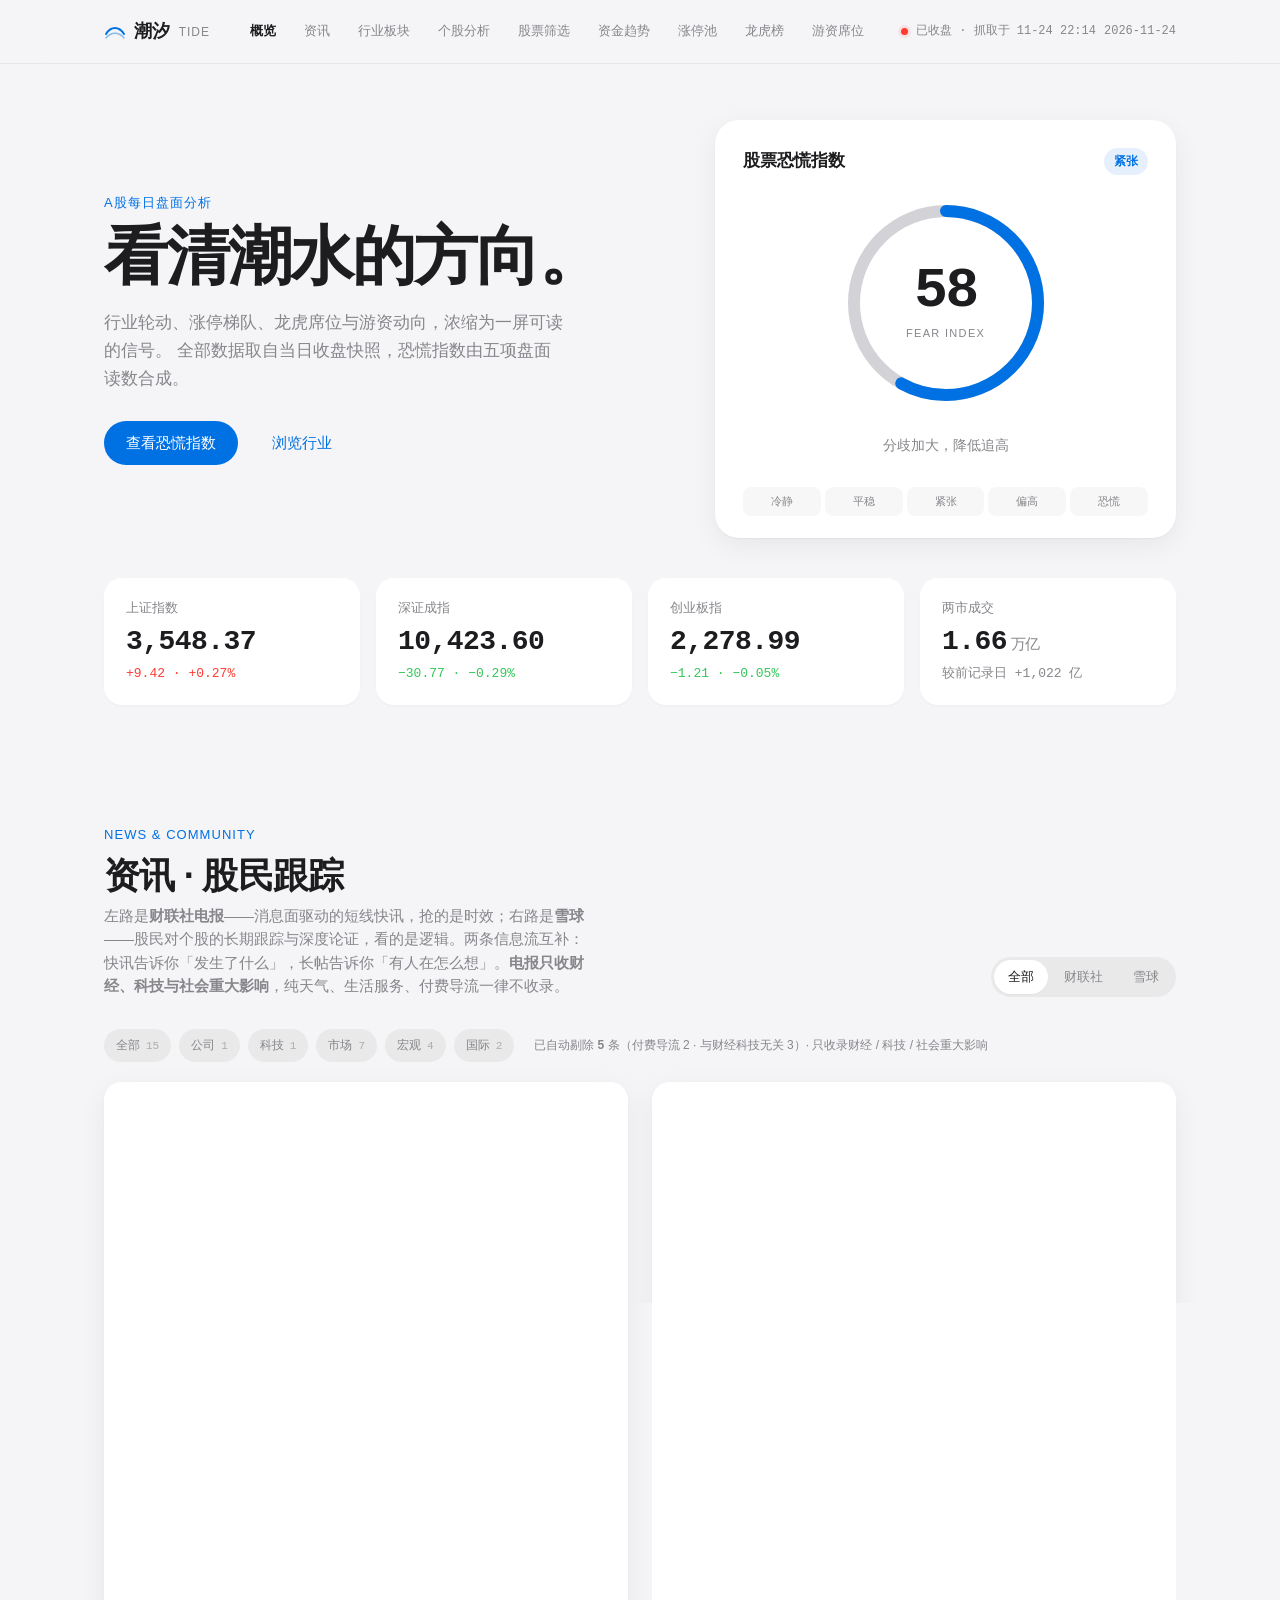
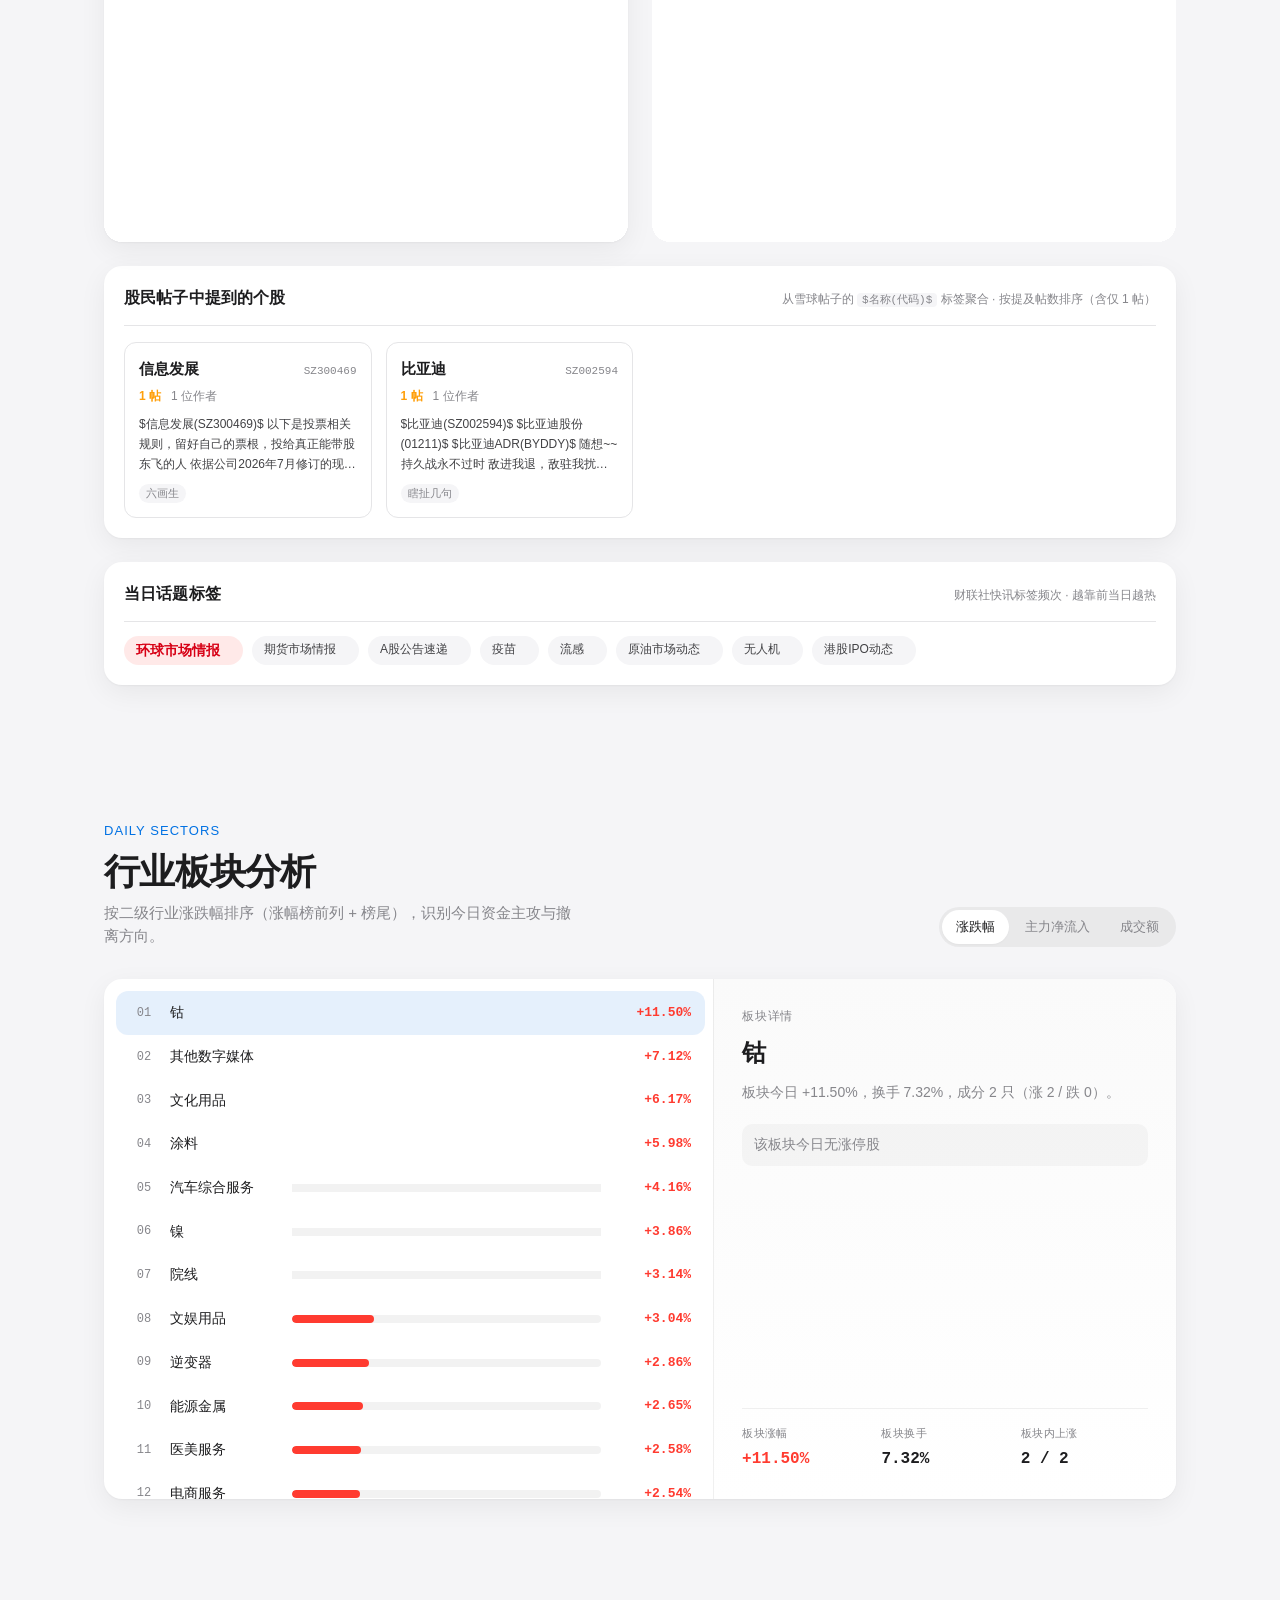
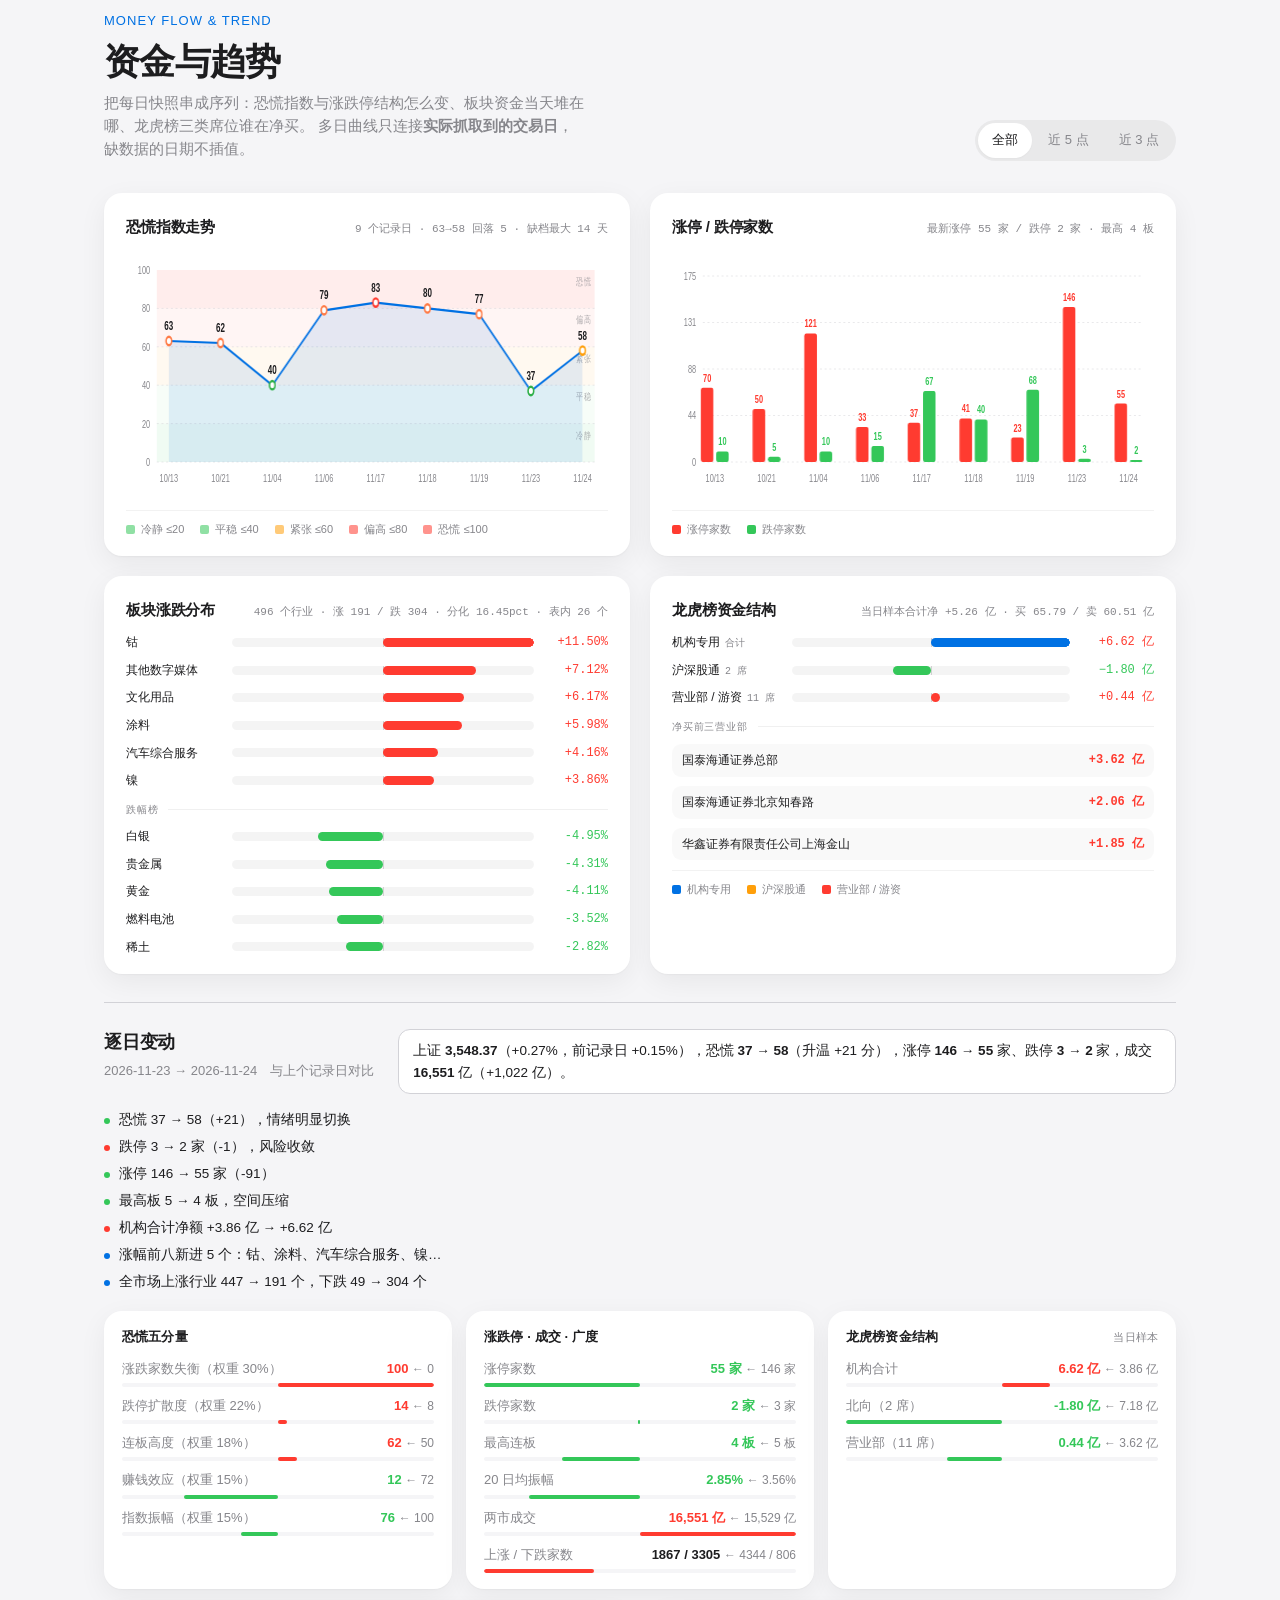
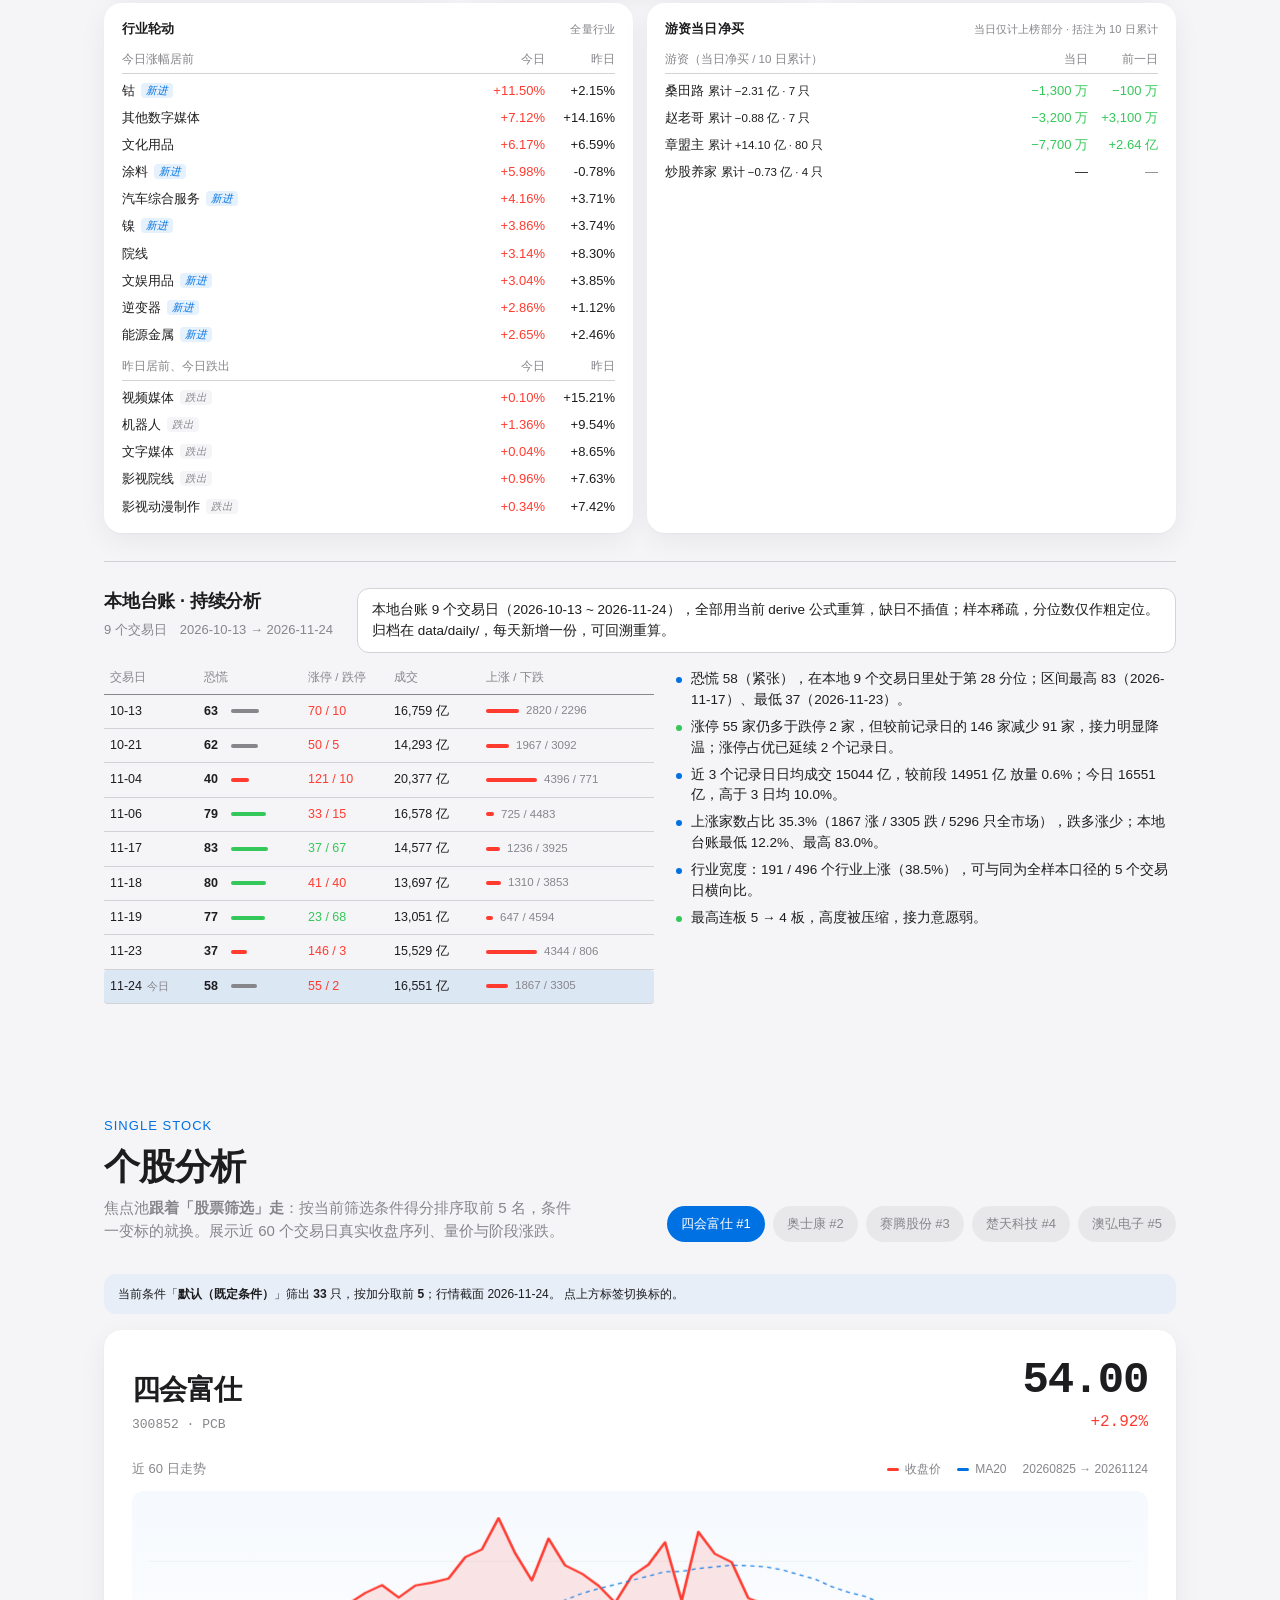
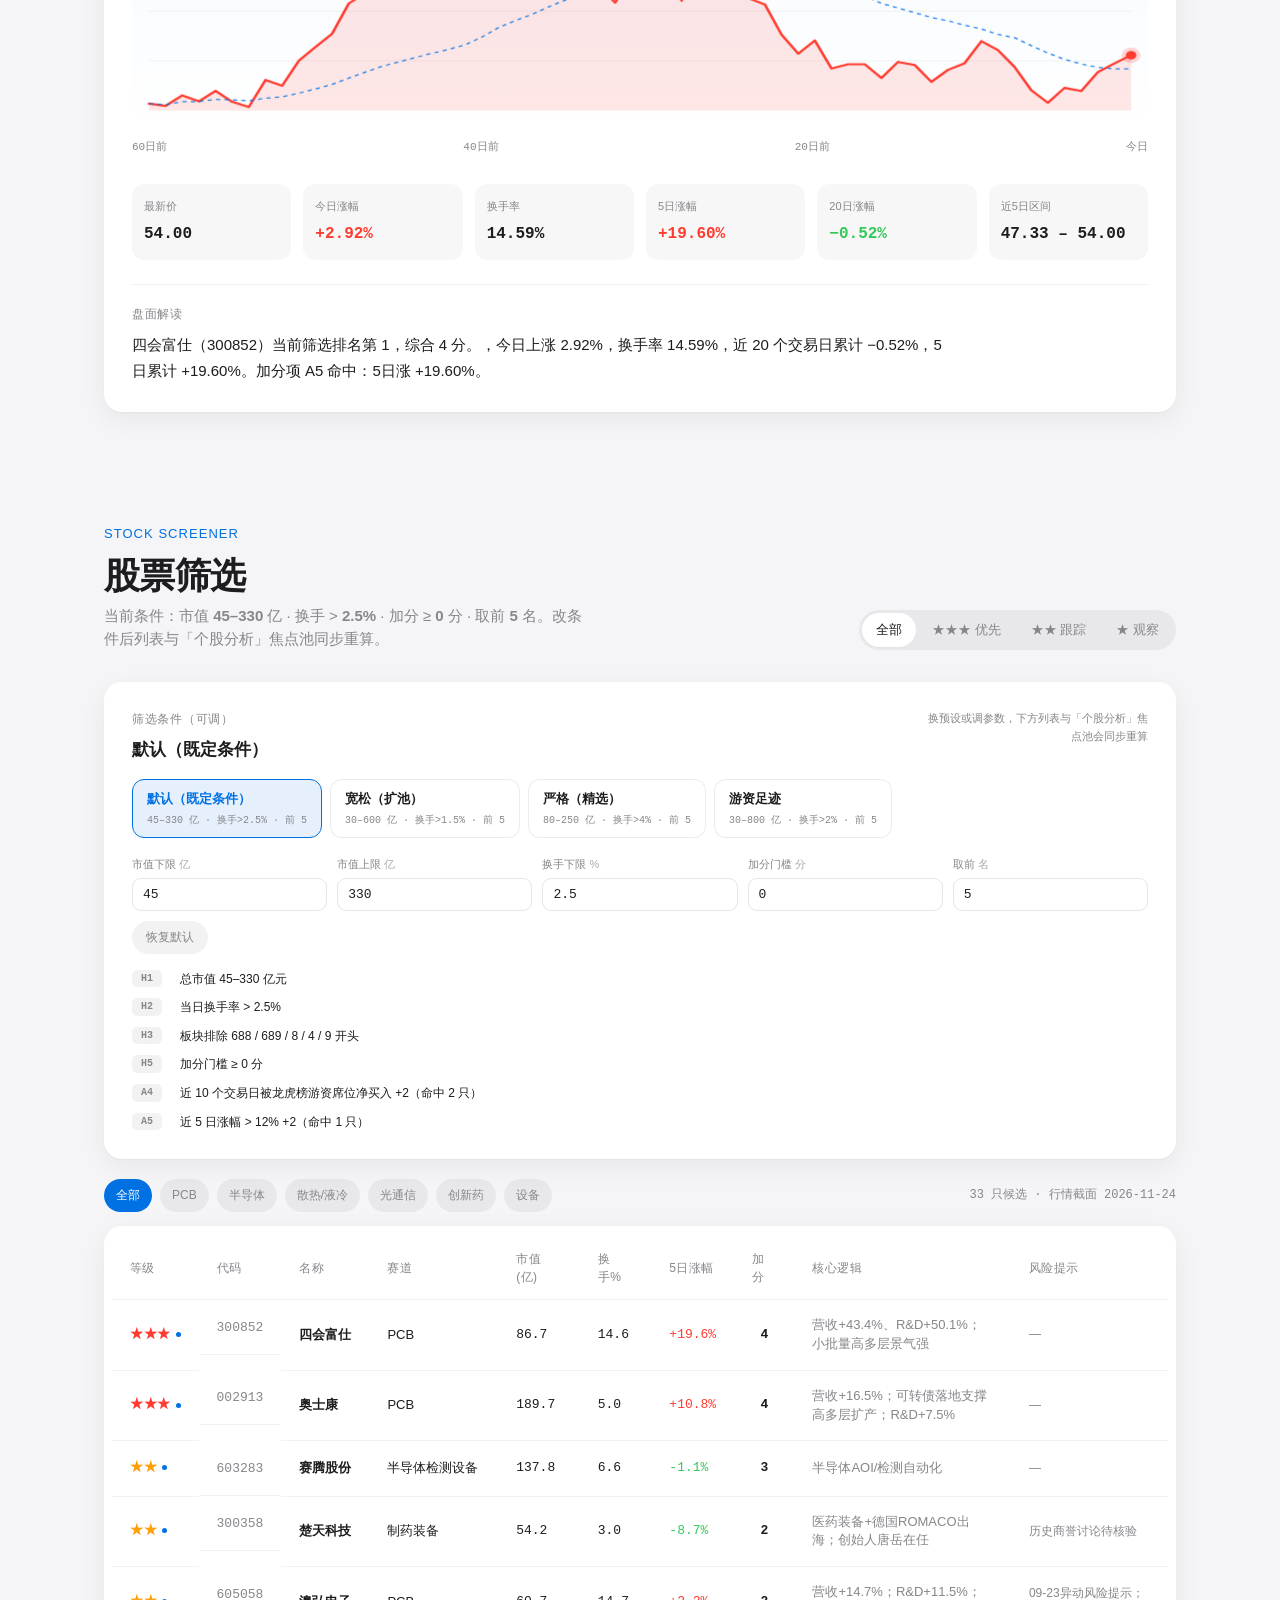
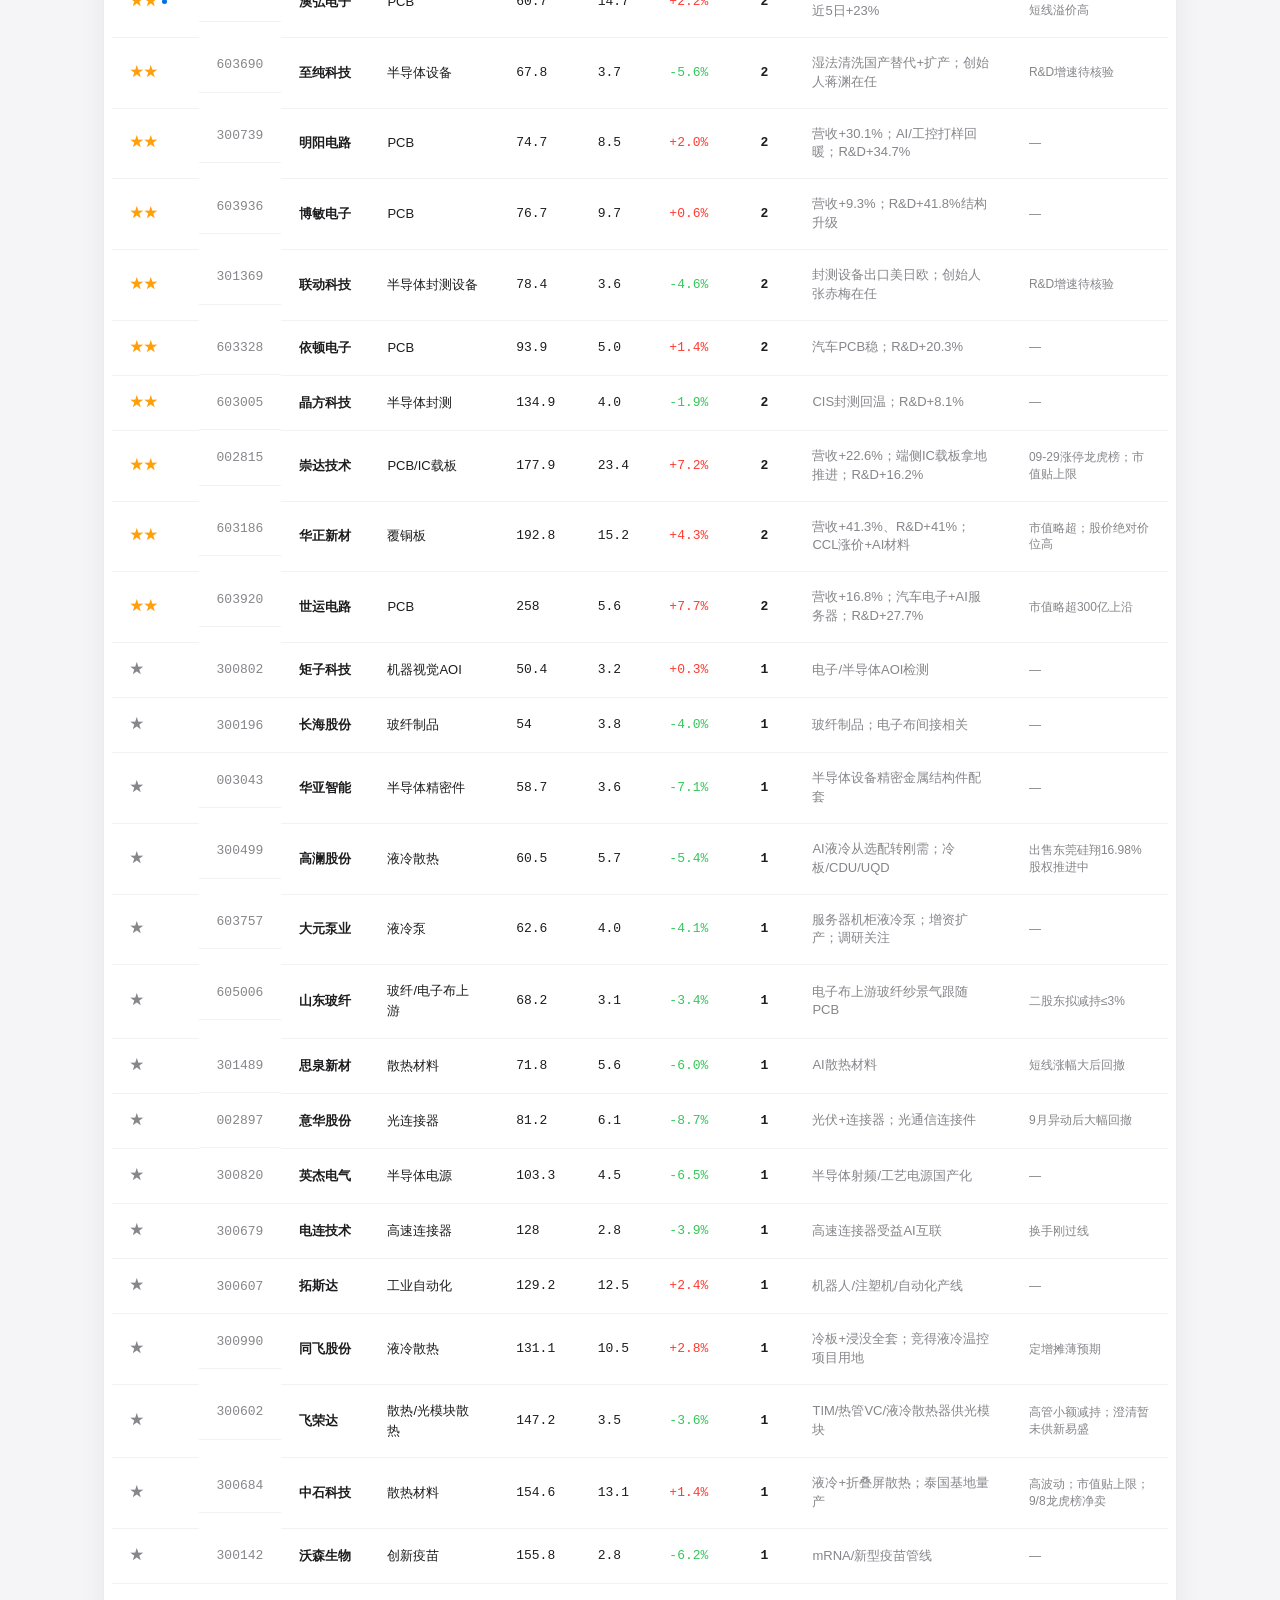
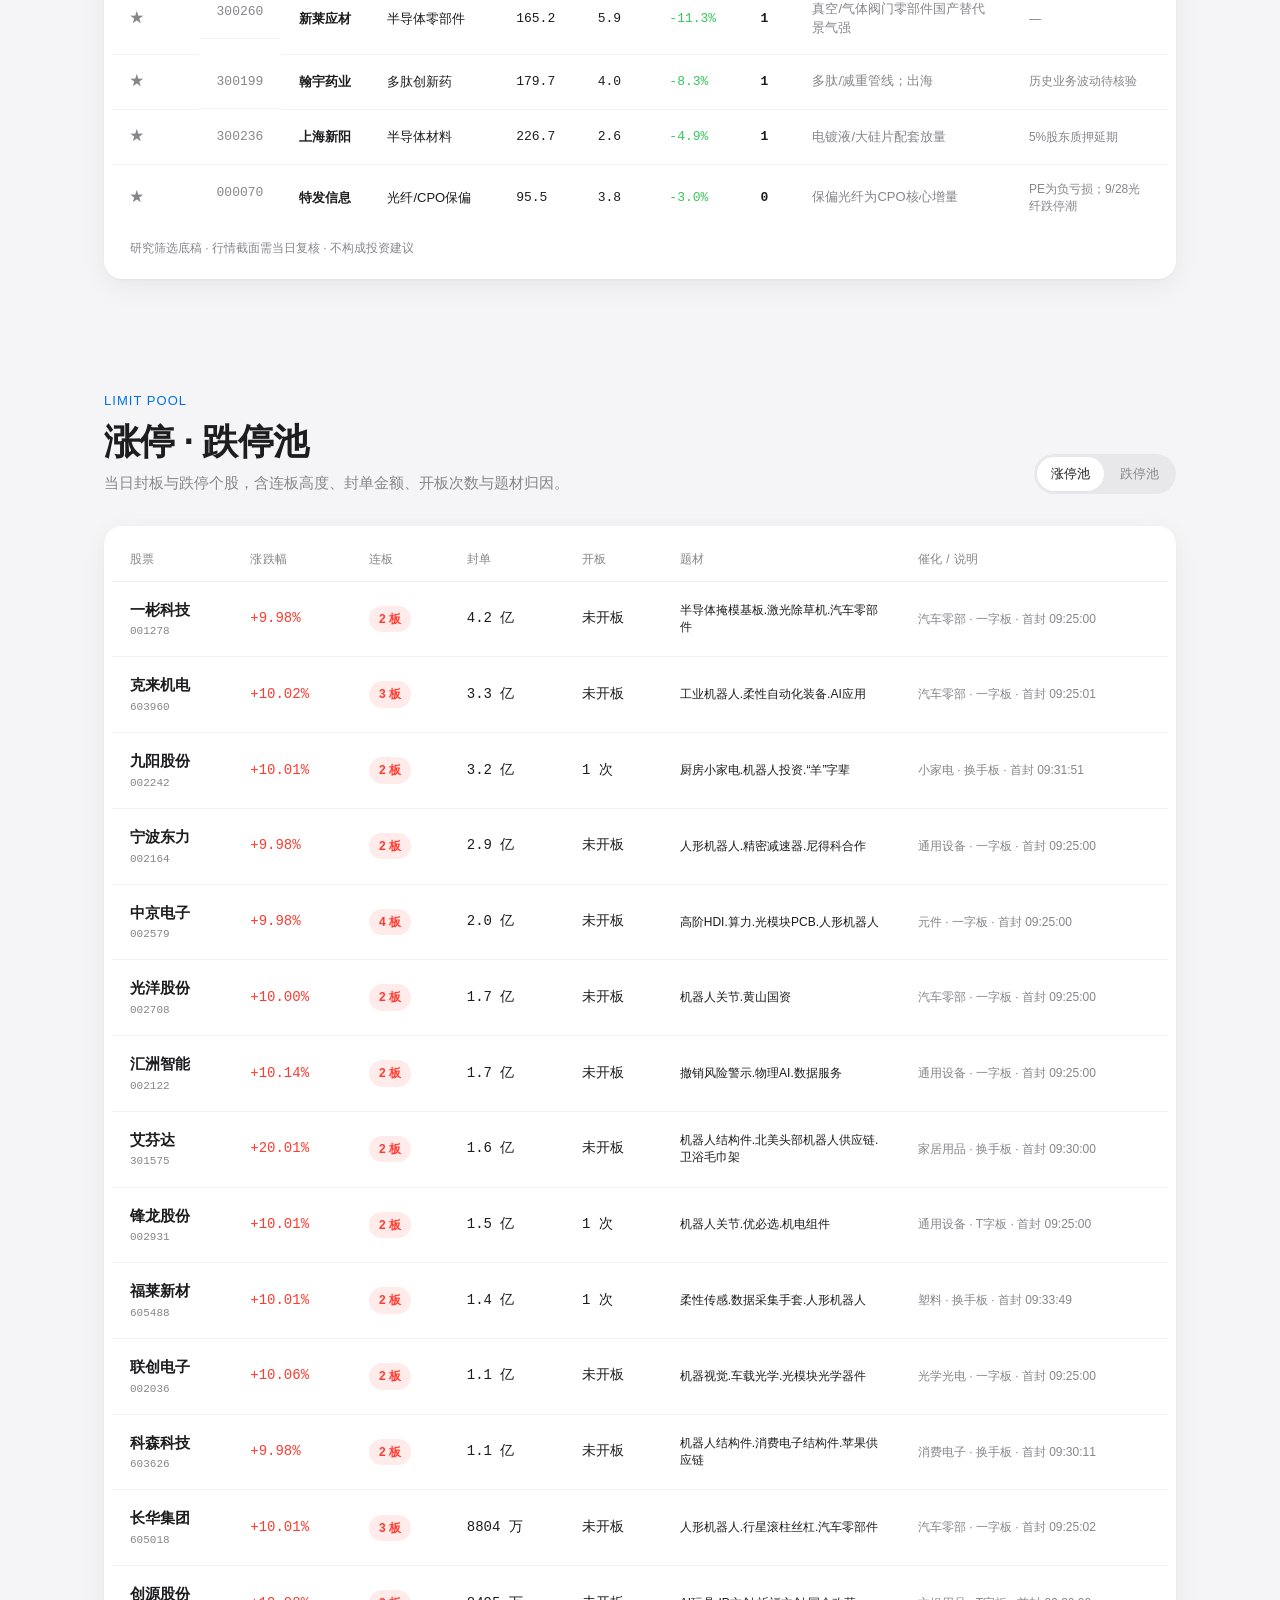
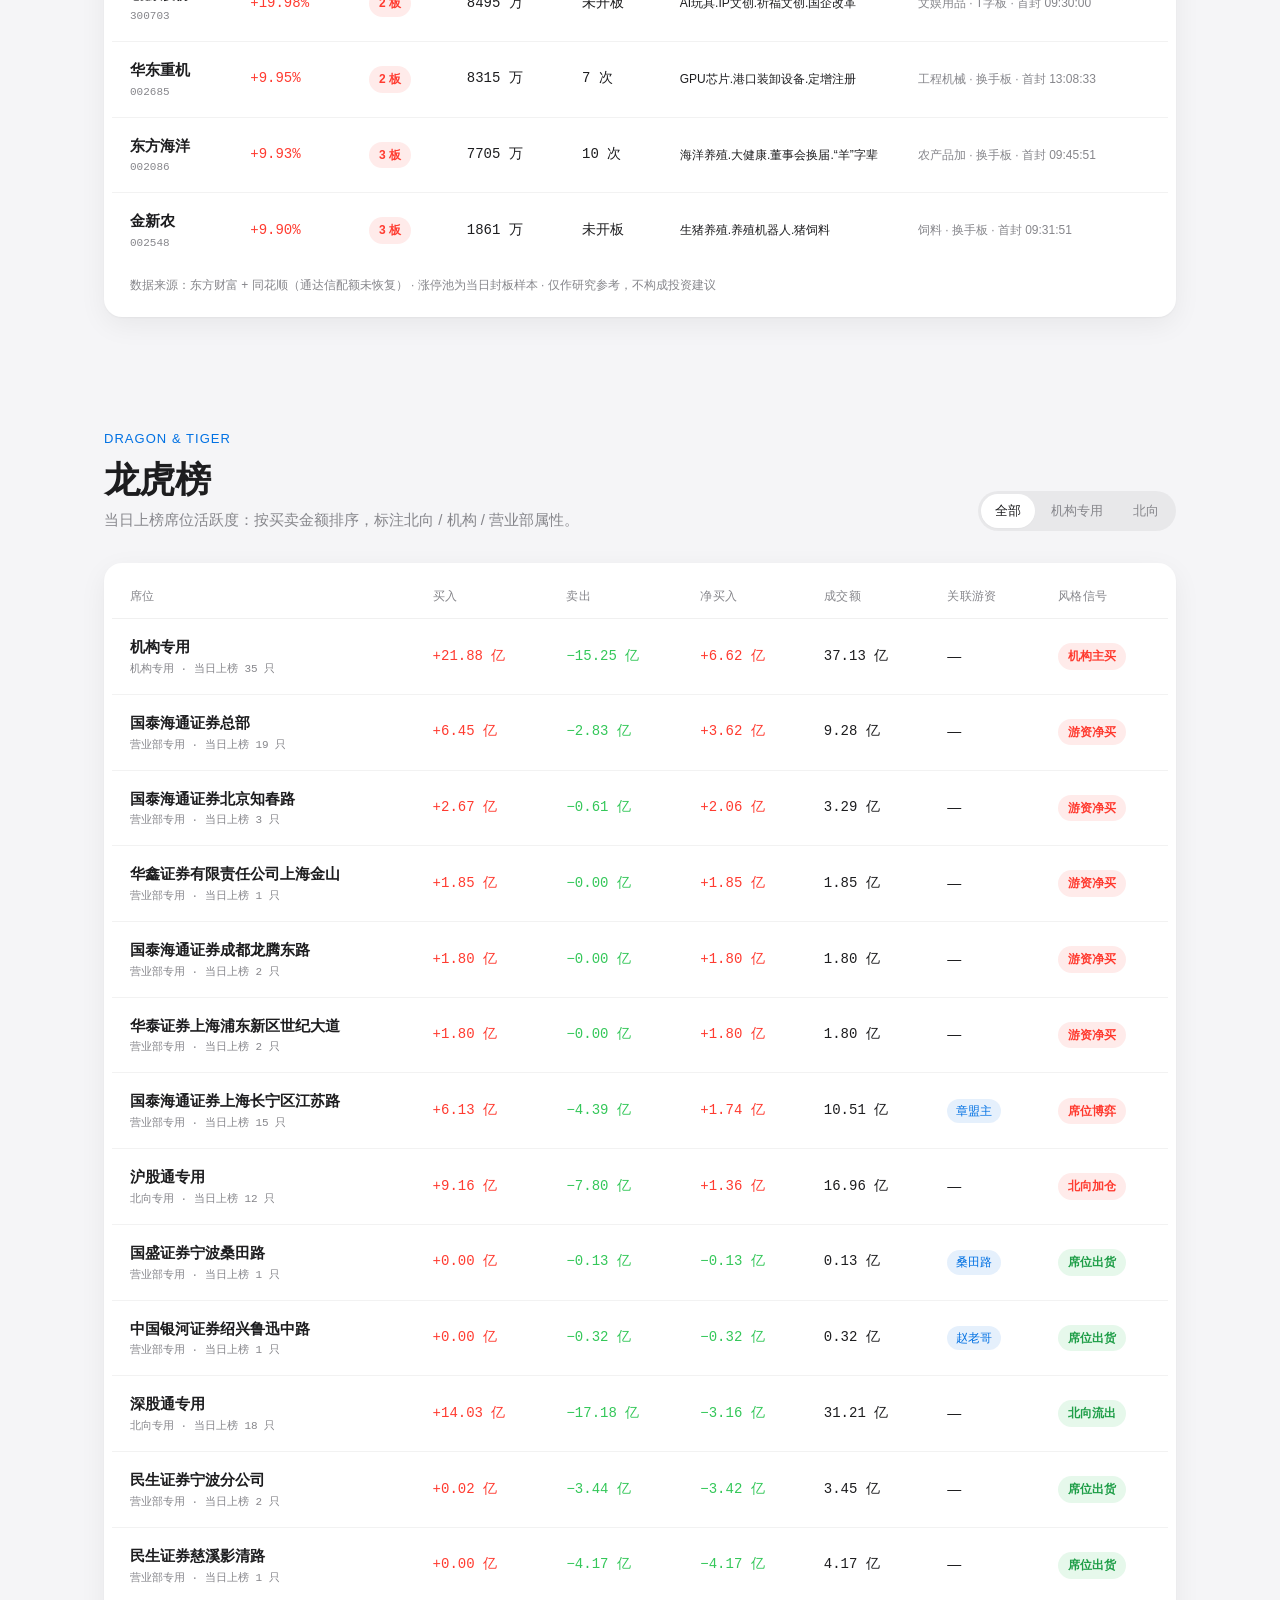
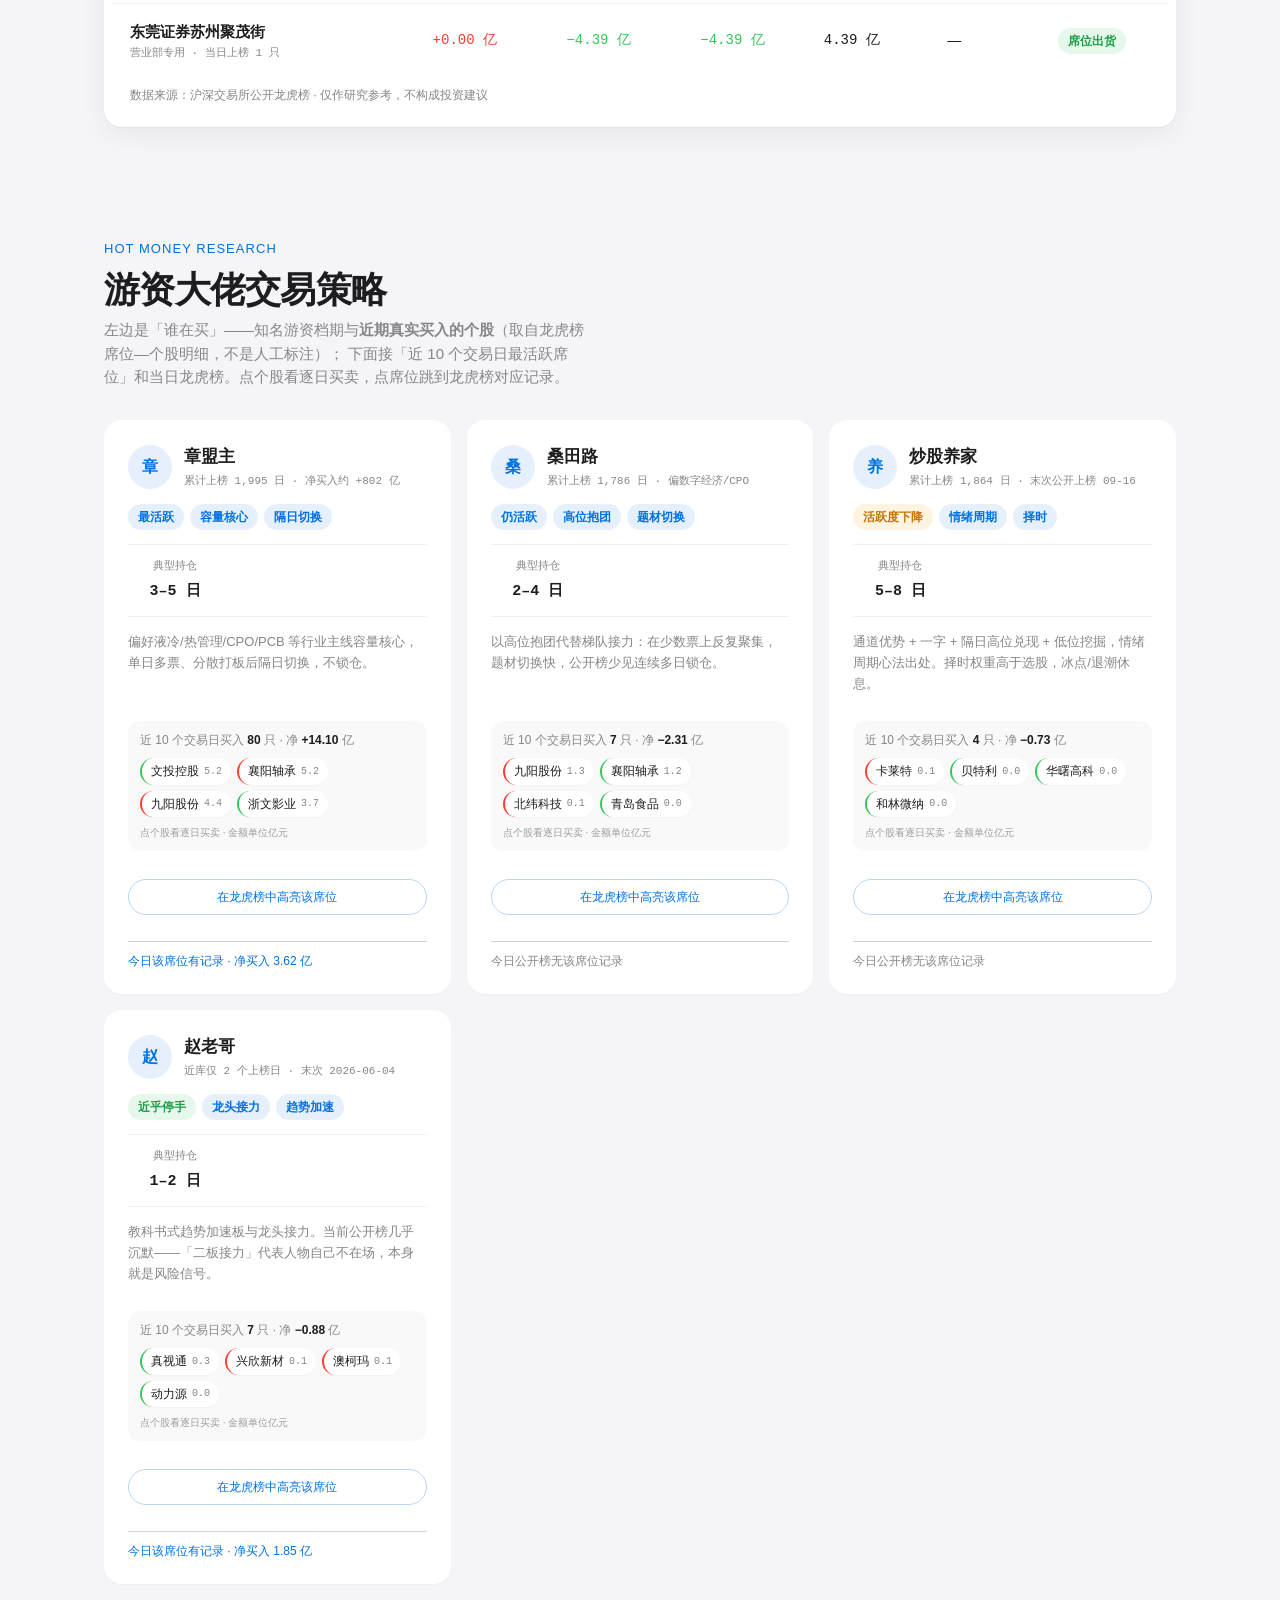
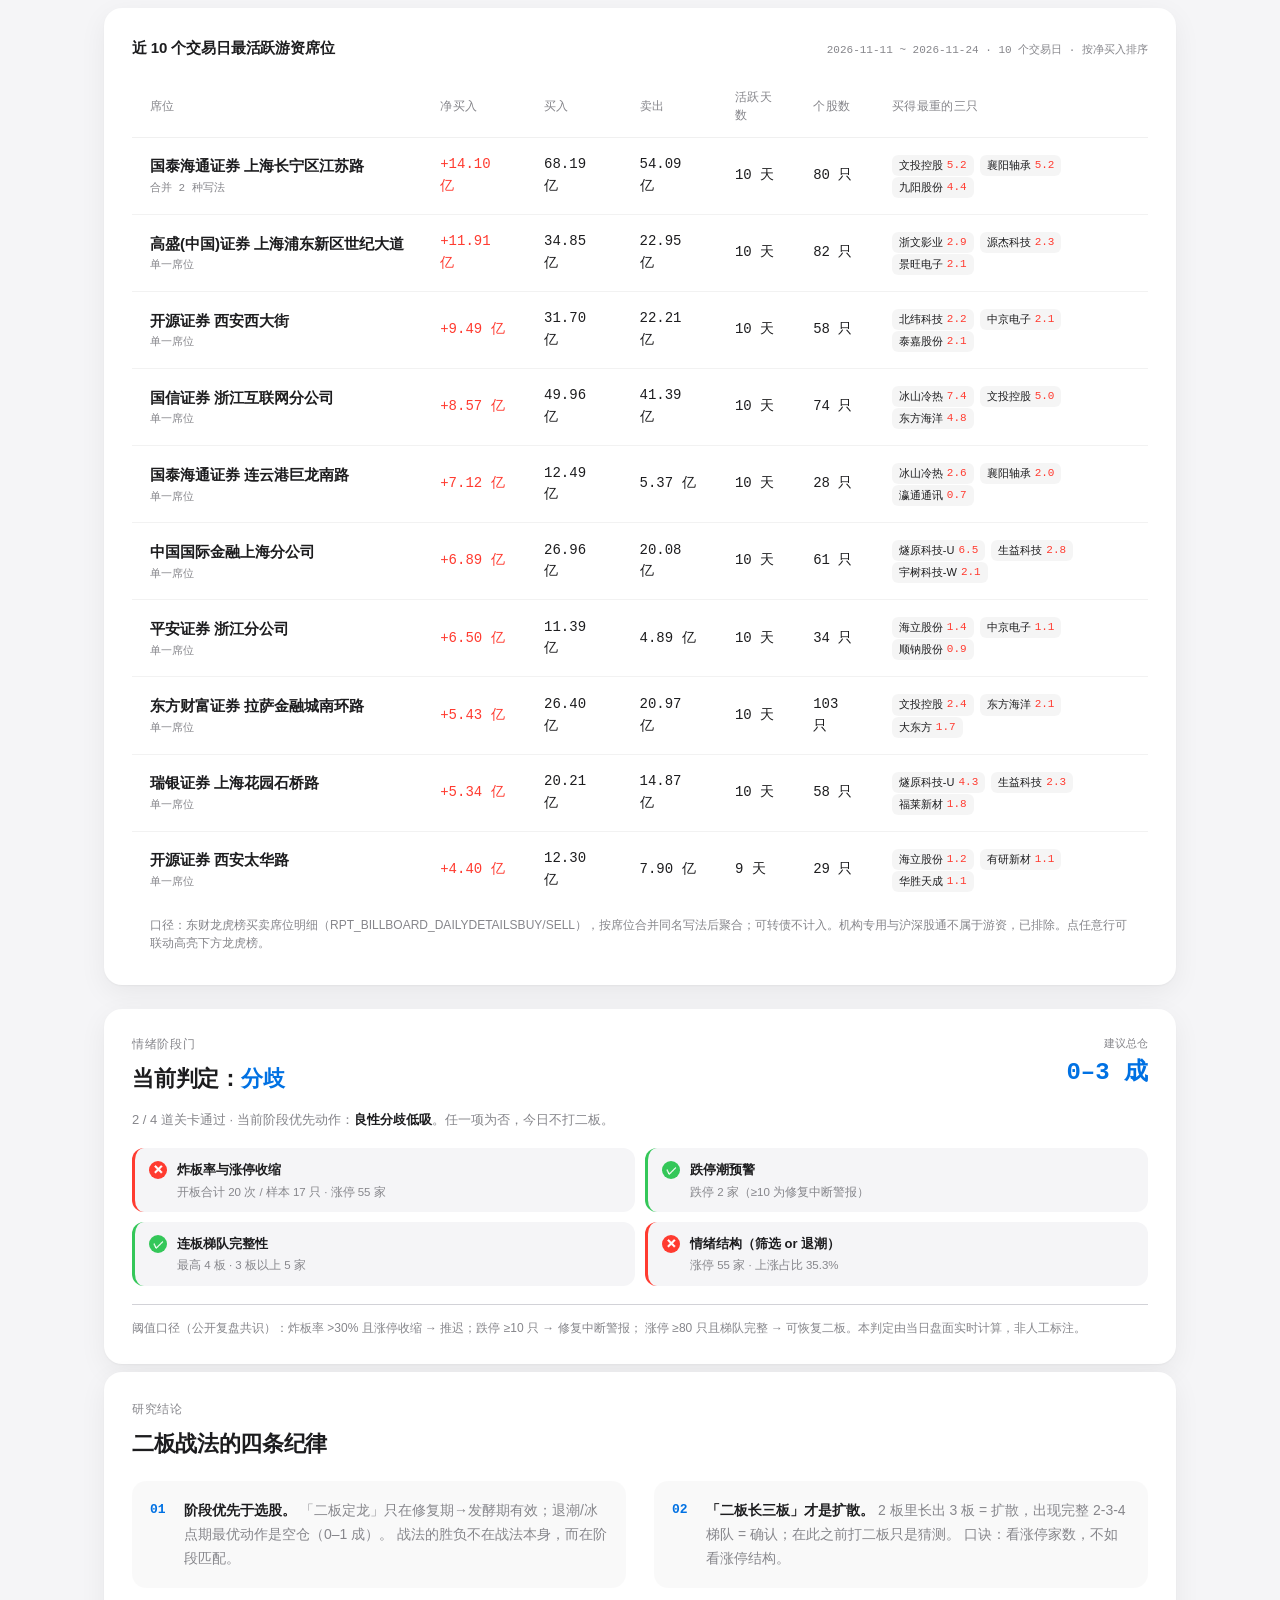
<file: index.html>
<!-- AI生成 -->
<!DOCTYPE html>
<html lang="zh-CN">
<head>
  <meta charset="UTF-8" />
  <meta name="viewport" content="width=device-width, initial-scale=1.0" />
  <meta name="description" content="潮汐 · A股每日盘面分析 — 行业板块、个股、龙虎榜、游资策略与恐慌指数" />
  <title>潮汐 · A股每日盘面</title>
  <link rel="icon" type="image/svg+xml" href="favicon.svg" />
  <meta name="theme-color" content="#0071e3" />
  <link rel="stylesheet" href="styles.css" />
</head>
<body>
  <header class="site-header" id="top">
    <div class="header-inner">
      <a class="brand" href="#top" aria-label="潮汐首页">
        <span class="brand-mark" aria-hidden="true">
          <svg width="22" height="22" viewBox="0 0 22 22" fill="none">
            <path d="M2 14c2.5-4 5-6 9-6s6.5 2 9 6" stroke="currentColor" stroke-width="2" stroke-linecap="round"/>
            <path d="M2 18c2.5-3.2 5-4.8 9-4.8S17.5 14.8 20 18" stroke="currentColor" stroke-width="1.5" stroke-linecap="round" opacity=".45"/>
          </svg>
        </span>
        <span class="brand-name">潮汐</span>
        <span class="brand-sub">Tide</span>
      </a>
      <nav class="main-nav" aria-label="主导航">
        <a href="#overview">概览</a>
        <a href="#feed">资讯</a>
        <a href="#sectors">行业板块</a>
        <a href="#stock">个股分析</a>
        <a href="#screen">股票筛选</a>
        <a href="#trend">资金趋势</a>
        <a href="#pool">涨停池</a>
        <a href="#dragon">龙虎榜</a>
        <a href="#hotmoney">游资席位</a>
        <a href="#fear">恐慌指数</a>
        <a href="community.html" class="nav-page">研习社</a>
      </nav>
      <div class="header-meta">
        <span class="live-dot" id="liveDot" aria-hidden="true"></span>
        <span class="live-text" id="liveText">加载中</span>
        <time id="headerDate">—</time>
      </div>
    </div>
  </header>

  <div class="offline-banner" id="offlineBanner" hidden>
    未能读取本地行情快照，当前展示的是<b>离线样本</b>，数字不代表真实盘面。
  </div>

  <main>
    <!-- ============ HERO / 概览 ============ -->
    <section class="hero" id="overview">
      <div class="container hero-grid">
        <div class="hero-copy">
          <p class="eyebrow">A股每日盘面分析</p>
          <h1 class="hero-title">看清潮水的方向。</h1>
          <p class="hero-desc">
            行业轮动、涨停梯队、龙虎席位与游资动向，浓缩为一屏可读的信号。
            全部数据取自当日收盘快照，恐慌指数由五项盘面读数合成。
          </p>
          <div class="hero-cta">
            <a class="btn-primary" href="#fear">查看恐慌指数</a>
            <a class="btn-ghost" href="#sectors">浏览行业</a>
          </div>
        </div>

        <div class="fear-card" aria-labelledby="fearTitle">
          <div class="fear-card-head">
            <h2 id="fearTitle">股票恐慌指数</h2>
            <span class="badge badge-warn" id="fearBadge">—</span>
          </div>
          <div class="gauge-wrap">
            <svg class="gauge" viewBox="0 0 240 240" role="img" aria-label="恐慌指数仪表">
              <circle class="gauge-track" cx="120" cy="120" r="92" />
              <circle class="gauge-progress" id="gaugeArc" cx="120" cy="120" r="92" />
            </svg>
            <div class="gauge-center">
              <div class="gauge-value" id="fearValue">—</div>
              <div class="gauge-label">Fear Index</div>
            </div>
          </div>
          <p class="fear-caption" id="fearCaption">正在读取盘面数据…</p>
          <div class="fear-scale" aria-hidden="true">
            <span>冷静</span><span>平稳</span><span>紧张</span><span>偏高</span><span>恐慌</span>
          </div>
        </div>
      </div>

      <div class="container">
        <div class="stat-row" id="marketStats"></div>
      </div>
    </section>

    <!-- ============ 资讯 · 快讯 + 股民跟踪 ============ -->
    <section class="section" id="feed">
      <div class="container">
        <header class="section-head">
          <div>
            <p class="eyebrow">News &amp; Community</p>
            <h2 class="section-title">资讯 · 股民跟踪</h2>
            <p class="section-desc">
              左路是<b>财联社电报</b>——消息面驱动的短线快讯，抢的是时效；右路是<b>雪球</b>——股民对个股的长期跟踪与深度论证，看的是逻辑。两条信息流互补：快讯告诉你「发生了什么」，长帖告诉你「有人在怎么想」。<b>电报只收财经、科技与社会重大影响</b>，纯天气、生活服务、付费导流一律不收录。
            </p>
          </div>
          <div class="segmented" id="feedSourceFilter" role="tablist" aria-label="按信源筛选">
            <button class="seg-btn is-active" data-src="all" role="tab" aria-selected="true">全部</button>
            <button class="seg-btn" data-src="cls" role="tab" aria-selected="false">财联社</button>
            <button class="seg-btn" data-src="xueqiu" role="tab" aria-selected="false">雪球</button>
          </div>
        </header>

        <div class="feed-cat-bar">
          <div class="chip-row" id="feedCatFilter" role="listbox" aria-label="按快讯主题筛选"></div>
          <p class="feed-filter-note" id="feedFilterNote">—</p>
        </div>

        <div class="feed-layout">
          <!-- 左：快讯流 -->
          <div class="feed-col">
            <div class="panel feed-panel">
              <div class="feed-panel-head">
                <h3 class="feed-panel-title">财联社电报</h3>
                <span class="feed-panel-sub">快讯 · 消息面 · <span id="feedClsCount">0</span> 条</span>
              </div>
              <div class="feed-list" id="feedClsList"></div>
            </div>
          </div>

          <!-- 右：股民跟踪 -->
          <div class="feed-col">
            <div class="panel feed-panel">
              <div class="feed-panel-head">
                <h3 class="feed-panel-title">雪球 · 股民研究</h3>
                <span class="feed-panel-sub">深度跟踪 · <span id="feedXqCount">0</span> 条</span>
              </div>
              <div class="feed-list" id="feedXqList"></div>
            </div>
          </div>
        </div>

        <!-- 被讨论个股聚合 -->
        <div class="panel buzz-panel">
          <div class="feed-panel-head">
            <h3 class="feed-panel-title">股民帖子中提到的个股</h3>
            <span class="feed-panel-sub">从雪球帖子的 <code>$名称(代码)$</code> 标签聚合 · 按提及帖数排序（含仅 1 帖）</span>
          </div>
          <div class="buzz-grid" id="buzzGrid"></div>
        </div>

        <!-- 财联社话题热度 -->
        <div class="panel topics-panel">
          <div class="feed-panel-head">
            <h3 class="feed-panel-title">当日话题标签</h3>
            <span class="feed-panel-sub">财联社快讯标签频次 · 越靠前当日越热</span>
          </div>
          <div class="topic-cloud" id="topicCloud"></div>
        </div>
      </div>
    </section>

    <!-- ============ 行业板块 ============ -->
    <section class="section" id="sectors">
      <div class="container">
        <header class="section-head">
          <div>
            <p class="eyebrow">Daily Sectors</p>
            <h2 class="section-title">行业板块分析</h2>
            <p class="section-desc">按二级行业涨跌幅排序（涨幅榜前列 + 榜尾），识别今日资金主攻与撤离方向。</p>
          </div>
          <div class="segmented" role="tablist" aria-label="板块排序">
            <button class="seg-btn is-active" data-sort="change" role="tab" aria-selected="true">涨跌幅</button>
            <button class="seg-btn" data-sort="flow" role="tab" aria-selected="false">主力净流入</button>
            <button class="seg-btn" data-sort="volume" role="tab" aria-selected="false">成交额</button>
          </div>
        </header>

        <div class="panel sector-panel">
          <div class="sector-list" id="sectorList" role="list"></div>
          <aside class="sector-detail">
            <p class="panel-kicker">板块详情</p>
            <h3 class="sector-detail-title" id="sectorDetailTitle">—</h3>
            <p class="sector-detail-desc" id="sectorDetailDesc">正在读取板块数据…</p>
            <ul class="leader-list" id="sectorLeaders"></ul>
            <div class="mini-metrics">
              <div>
                <p class="mini-label">板块涨幅</p>
                <p class="mini-value" id="sectorChange">—</p>
              </div>
              <div>
                <p class="mini-label">板块换手</p>
                <p class="mini-value" id="sectorFlow">—</p>
              </div>
              <div>
                <p class="mini-label">板块内上涨</p>
                <p class="mini-value" id="sectorBreadth">—</p>
              </div>
            </div>
          </aside>
        </div>
      </div>
    </section>

    <!-- ============ 资金与趋势 ============ -->
    <section class="section" id="trend">
      <div class="container">
        <header class="section-head">
          <div>
            <p class="eyebrow">Money Flow &amp; Trend</p>
            <h2 class="section-title">资金与趋势</h2>
            <p class="section-desc">
              把每日快照串成序列：恐慌指数与涨跌停结构怎么变、板块资金当天堆在哪、龙虎榜三类席位谁在净买。
              多日曲线只连接<b>实际抓取到的交易日</b>，缺数据的日期不插值。
            </p>
          </div>
          <div class="segmented" id="trendRange" role="tablist" aria-label="趋势区间">
            <button class="seg-btn is-active" data-range="all" role="tab" aria-selected="true">全部</button>
            <button class="seg-btn" data-range="5" role="tab" aria-selected="false">近 5 点</button>
            <button class="seg-btn" data-range="3" role="tab" aria-selected="false">近 3 点</button>
          </div>
        </header>

        <div class="trend-grid">
          <div class="panel chart-panel">
            <div class="chart-head">
              <h3 class="panel-title">恐慌指数走势</h3>
              <span class="chart-sub" id="trendFearSub">—</span>
            </div>
            <svg class="trend-svg" id="chartFear" viewBox="0 0 720 250" preserveAspectRatio="none" role="img" aria-label="恐慌指数历史走势"></svg>
            <div class="legend-row" id="chartFearLegend"></div>
          </div>

          <div class="panel chart-panel">
            <div class="chart-head">
              <h3 class="panel-title">涨停 / 跌停家数</h3>
              <span class="chart-sub" id="trendLimitSub">—</span>
            </div>
            <svg class="trend-svg" id="chartLimit" viewBox="0 0 720 250" preserveAspectRatio="none" role="img" aria-label="涨停跌停家数对比"></svg>
            <div class="legend-row" id="chartLimitLegend"></div>
          </div>

          <div class="panel chart-panel">
            <div class="chart-head">
              <h3 class="panel-title">板块涨跌分布</h3>
              <span class="chart-sub" id="trendBoardSub">—</span>
            </div>
            <div class="board-bars" id="chartBoards"></div>
          </div>

          <div class="panel chart-panel">
            <div class="chart-head">
              <h3 class="panel-title">龙虎榜资金结构</h3>
              <span class="chart-sub" id="trendMoneySub">—</span>
            </div>
            <div class="flow-stack" id="chartMoney"></div>
            <div class="legend-row" id="chartMoneyLegend"></div>
          </div>
        </div>

        <!-- 逐日变动：和上一个交易日比，什么变了、变成什么方向 -->
        <div class="delta-block" id="deltaBlock" hidden>
          <div class="delta-head">
            <div>
              <h3 class="panel-title">逐日变动</h3>
              <p class="delta-range" id="deltaRange">—</p>
            </div>
            <p class="delta-lead" id="deltaLead">—</p>
          </div>

          <ul class="delta-signals" id="deltaSignals"></ul>

          <div class="delta-grid">
            <div class="panel delta-card">
              <h4 class="delta-title">恐慌五分量</h4>
              <div class="delta-rows" id="deltaFearParts"></div>
            </div>
            <div class="panel delta-card">
              <h4 class="delta-title">涨跌停 · 成交 · 广度</h4>
              <div class="delta-rows" id="deltaLimit"></div>
            </div>
            <div class="panel delta-card">
              <h4 class="delta-title">龙虎榜资金结构<span class="delta-hint">当日样本</span></h4>
              <div class="delta-rows" id="deltaMoney"></div>
            </div>
          </div>

          <div class="delta-grid two">
            <div class="panel delta-card">
              <h4 class="delta-title">行业轮动<span class="delta-hint" id="deltaBoardBasis"></span></h4>
              <div class="delta-table" id="deltaBoards"></div>
            </div>
            <div class="panel delta-card">
              <h4 class="delta-title">游资当日净买<span class="delta-hint">当日仅计上榜部分 · 括注为 10 日累计</span></h4>
              <div class="delta-table" id="deltaHot"></div>
            </div>
          </div>
        </div>

        <!-- 本地台账：每交易日归档一份，跨日连续分析 -->
        <div class="delta-block ledger-block" id="ledgerBlock" hidden>
          <div class="delta-head">
            <div>
              <h3 class="panel-title">本地台账 · 持续分析</h3>
              <p class="delta-range" id="ledgerRange">—</p>
            </div>
            <p class="delta-lead" id="ledgerNote">—</p>
          </div>

          <div class="ledger-wrap">
            <div class="ledger-table" id="ledgerTable"></div>
            <ul class="delta-signals ledger-findings" id="ledgerFindings"></ul>
          </div>
        </div>
      </div>
    </section>

    <!-- ============ 个股分析 ============ -->
    <section class="section" id="stock">
      <div class="container">
        <header class="section-head">
          <div>
            <p class="eyebrow">Single Stock</p>
            <h2 class="section-title">个股分析</h2>
            <p class="section-desc">焦点池<b>跟着「股票筛选」走</b>：按当前筛选条件得分排序取前 5 名，条件一变标的就换。展示近 60 个交易日真实收盘序列、量价与阶段涨跌。</p>
          </div>
          <div class="stock-picker" id="stockPicker" role="tablist" aria-label="选择个股"></div>
        </header>

        <p class="focus-note" id="focusNote">—</p>

        <div class="panel stock-panel">
          <div class="stock-hero">
            <div class="stock-identity">
              <h3 class="stock-name" id="stockName">—</h3>
              <p class="stock-code" id="stockCode">—</p>
            </div>
            <div class="stock-quote">
              <p class="stock-price" id="stockPrice">—</p>
              <p class="stock-delta flat" id="stockDelta">—</p>
            </div>
          </div>

          <div class="chart-wrap">
            <div class="chart-toolbar">
              <span class="chart-label">近 60 日走势</span>
              <div class="chart-legend">
                <span><i class="swatch up"></i>收盘价</span>
                <span><i class="swatch accent"></i>MA20</span>
                <span class="chart-range" id="chartRange">—</span>
              </div>
            </div>
            <svg class="stock-chart" id="stockChart" viewBox="0 0 960 280" preserveAspectRatio="none" role="img" aria-label="股价走势图"></svg>
            <div class="chart-axis">
              <span>60日前</span><span>40日前</span><span>20日前</span><span>今日</span>
            </div>
          </div>

          <div class="metric-grid" id="stockMetrics"></div>

          <div class="stock-note">
            <p class="panel-kicker">盘面解读</p>
            <p class="stock-note-text" id="stockNote">正在读取行情数据…</p>
          </div>
        </div>
      </div>
    </section>

    <!-- ============ 股票筛选 ============ -->
    <section class="section" id="screen">
      <div class="container">
        <header class="section-head">
          <div>
            <p class="eyebrow">Stock Screener</p>
            <h2 class="section-title">股票筛选</h2>
            <p class="section-desc" id="screenDesc">下面是<b>当前生效的筛选条件</b>，可切换预设或直接改参数，列表与「个股分析」焦点池会同步重算。条件默认取自 <code>screen_rules.json</code>，改文件即可换口径。</p>
          </div>
          <div class="segmented" id="screenTierFilter" role="tablist" aria-label="按关注等级筛选">
            <button class="seg-btn is-active" data-tier="all" role="tab" aria-selected="true">全部</button>
            <button class="seg-btn" data-tier="★★★" role="tab" aria-selected="false">★★★ 优先</button>
            <button class="seg-btn" data-tier="★★" role="tab" aria-selected="false">★★ 跟踪</button>
            <button class="seg-btn" data-tier="★" role="tab" aria-selected="false">★ 观察</button>
          </div>
        </header>

        <div class="panel rules-panel" id="screenRulesPanel">
          <div class="rules-head">
            <div>
              <p class="panel-kicker">筛选条件（可调）</p>
              <h3 class="rules-title" id="rulesTitle">默认（既定条件）</h3>
            </div>
            <p class="rules-hint">换预设或调参数，下方列表与「个股分析」焦点池会同步重算</p>
          </div>

          <div class="preset-row" id="screenPresets" role="radiogroup" aria-label="筛选预设"></div>

          <div class="param-grid">
            <label class="param"><span>市值下限<em>亿</em></span><input type="number" id="ruleMcapMin" step="5" min="0" inputmode="decimal"></label>
            <label class="param"><span>市值上限<em>亿</em></span><input type="number" id="ruleMcapMax" step="10" min="0" inputmode="decimal"></label>
            <label class="param"><span>换手下限<em>%</em></span><input type="number" id="ruleTurnoverMin" step="0.5" min="0" inputmode="decimal"></label>
            <label class="param"><span>加分门槛<em>分</em></span><input type="number" id="ruleMinScore" step="1" min="0" inputmode="numeric"></label>
            <label class="param"><span>取前<em>名</em></span><input type="number" id="ruleTopN" step="1" min="1" max="10" inputmode="numeric"></label>
            <button class="param-reset" id="ruleReset" type="button">恢复默认</button>
          </div>

          <ul class="rule-list rule-list-compact" id="ruleExplain"></ul>
        </div>

        <div class="screen-toolbar">
          <div class="chip-row" id="screenTrackFilter" role="listbox" aria-label="按赛道筛选"></div>
          <p class="screen-count"><span id="screenCount">0</span> 只候选 · 行情截面 <span id="screenAsOf">—</span></p>
        </div>

        <div class="panel table-panel">
          <div class="table-scroll">
            <table class="data-table screen-table" id="screenTable">
              <thead>
                <tr>
                  <th>等级</th>
                  <th>代码</th>
                  <th>名称</th>
                  <th>赛道</th>
                  <th>市值(亿)</th>
                  <th>换手%</th>
                  <th>5日涨幅</th>
                  <th>加分</th>
                  <th>核心逻辑</th>
                  <th>风险提示</th>
                </tr>
              </thead>
              <tbody id="screenBody"></tbody>
            </table>
          </div>
          <p class="table-foot">研究筛选底稿 · 行情截面需当日复核 · 不构成投资建议</p>
        </div>
      </div>
    </section>

    <!-- ============ 涨停 / 跌停池 ============ -->
    <section class="section" id="pool">
      <div class="container">
        <header class="section-head">
          <div>
            <p class="eyebrow">Limit Pool</p>
            <h2 class="section-title">涨停 · 跌停池</h2>
            <p class="section-desc">当日封板与跌停个股，含连板高度、封单金额、开板次数与题材归因。</p>
          </div>
          <div class="segmented" id="poolFilter" role="tablist" aria-label="池切换">
            <button class="seg-btn is-active" data-pool="up" role="tab" aria-selected="true">涨停池</button>
            <button class="seg-btn" data-pool="down" role="tab" aria-selected="false">跌停池</button>
          </div>
        </header>

        <div class="panel table-panel">
          <div class="table-scroll">
            <table class="data-table pool-table" id="poolTable">
              <thead>
                <tr>
                  <th>股票</th>
                  <th>涨跌幅</th>
                  <th>连板</th>
                  <th>封单</th>
                  <th>开板</th>
                  <th>题材</th>
                  <th>催化 / 说明</th>
                </tr>
              </thead>
              <tbody id="poolBody"></tbody>
            </table>
          </div>
          <p class="table-foot">数据来源：<span id="poolSource">—</span> · 涨停池为当日封板样本 · 仅作研究参考，不构成投资建议</p>
        </div>
      </div>
    </section>

    <!-- ============ 龙虎榜 ============ -->
    <section class="section" id="dragon">
      <div class="container">
        <header class="section-head">
          <div>
            <p class="eyebrow">Dragon &amp; Tiger</p>
            <h2 class="section-title">龙虎榜</h2>
            <p class="section-desc">当日上榜席位活跃度：按买卖金额排序，标注北向 / 机构 / 营业部属性。</p>
          </div>
          <div class="segmented" id="dragonFilter" role="tablist" aria-label="龙虎榜筛选">
            <button class="seg-btn is-active" data-filter="all" role="tab" aria-selected="true">全部</button>
            <button class="seg-btn" data-filter="机构" role="tab" aria-selected="false">机构专用</button>
            <button class="seg-btn" data-filter="北向" role="tab" aria-selected="false">北向</button>
          </div>
        </header>

        <div class="panel table-panel">
          <div class="table-scroll">
            <table class="data-table" id="dragonTable">
              <thead>
                <tr>
                  <th>席位</th>
                  <th>买入</th>
                  <th>卖出</th>
                  <th>净买入</th>
                  <th>成交额</th>
                  <th>关联游资</th>
                  <th>风格信号</th>
                </tr>
              </thead>
              <tbody id="dragonBody"></tbody>
            </table>
          </div>
          <p class="link-hint" id="dragonLinkHint" hidden></p>
          <p class="table-foot">数据来源：沪深交易所公开龙虎榜 · 仅作研究参考，不构成投资建议</p>
        </div>
      </div>
    </section>

    <!-- ============ 游资策略 ============ -->
    <section class="section" id="hotmoney">
      <div class="container">
        <header class="section-head">
          <div>
            <p class="eyebrow">Hot Money Research</p>
            <h2 class="section-title">游资大佬交易策略</h2>
            <p class="section-desc">
              左边是「谁在买」——知名游资档期与<b>近期真实买入的个股</b>（取自龙虎榜席位—个股明细，不是人工标注）；
              下面接「近 10 个交易日最活跃席位」和当日龙虎榜。点个股看逐日买卖，点席位跳到龙虎榜对应记录。
            </p>
          </div>
        </header>

        <div class="hot-grid" id="hotGrid"></div>

        <div class="panel hot-seat-panel">
          <div class="chart-head">
            <h3 class="panel-title">近 10 个交易日最活跃游资席位</h3>
            <span class="chart-sub" id="hotSeatSub">—</span>
          </div>
          <div class="table-scroll">
            <table class="data-table hot-seat-table">
              <thead>
                <tr>
                  <th>席位</th>
                  <th>净买入</th>
                  <th>买入</th>
                  <th>卖出</th>
                  <th>活跃天数</th>
                  <th>个股数</th>
                  <th>买得最重的三只</th>
                </tr>
              </thead>
              <tbody id="hotSeatBody"></tbody>
            </table>
          </div>
          <p class="table-foot" id="seatNote">—</p>
        </div>

        <div class="panel hot-stock-panel" id="hotStockPanel" hidden>
          <div class="chart-head">
            <h3 class="panel-title" id="hotStockTitle">—</h3>
            <button class="panel-close" id="hotStockClose" type="button" aria-label="关闭">×</button>
          </div>
          <div class="hot-stock-metrics" id="hotStockMetrics"></div>
          <div class="hot-stock-days" id="hotStockDays"></div>
          <p class="table-foot">逐日买卖为龙虎榜披露口径，仅统计上榜当日；未上榜日不显示，不代表没有交易。</p>
        </div>

        <div class="panel stage-gate-panel">
          <div id="stageGate"></div>
        </div>

        <div class="panel strategy-panel">
          <div class="strategy-head">
            <p class="panel-kicker">研究结论</p>
            <h3>二板战法的四条纪律</h3>
          </div>
          <ol class="principle-list">
            <li>
              <strong>阶段优先于选股。</strong>
              「二板定龙」只在修复期→发酵期有效；退潮/冰点期最优动作是空仓（0–1 成）。
              战法的胜负不在战法本身，而在阶段匹配。
            </li>
            <li>
              <strong>「二板长三板」才是扩散。</strong>
              2 板里长出 3 板 = 扩散，出现完整 2-3-4 梯队 = 确认；在此之前打二板只是猜测。
              口诀：看涨停家数，不如看涨停结构。
            </li>
            <li>
              <strong>换手板优于一字板。</strong>
              一字板买不进、抛压后置，连板期换手可能低至 2%。时间窗共识落在 9:35–10:00，
              9:35 前换手不够，即使上板也易炸。
            </li>
            <li>
              <strong>仓位写进情绪表，不写进感觉。</strong>
              单笔最大亏损 ≤ 账户 2%，用止损距离反推股数；单票 ≤ 20%，持仓 ≤ 2 只。
              连续 2 笔亏损或单日回撤 &gt;2% → 至少空仓 1 个交易日。
            </li>
          </ol>
        </div>
      </div>
    </section>

    <!-- ============ 恐慌指数 ============ -->
    <section class="section" id="fear">
      <div class="container">
        <header class="section-head">
          <div>
            <p class="eyebrow">Fear Index</p>
            <h2 class="section-title">恐慌指数详解</h2>
            <p class="section-desc">由涨跌家数失衡、跌停扩散度、连板高度、赚钱效应、指数振幅五项加权合成，全部取自当日收盘快照。</p>
          </div>
        </header>

        <div class="fear-layout">
          <div class="panel fear-breakdown">
            <h3 class="panel-title">今日分项</h3>
            <div class="breakdown-list" id="fearBreakdown"></div>
            <p class="panel-kicker raw-kicker">原始读数</p>
            <div class="fear-raw" id="fearRaw"></div>
          </div>

          <div class="panel fear-scale-panel">
            <h3 class="panel-title">五档情绪刻度</h3>
            <div class="scale-rows">
              <div class="scale-row"><span class="scale-range">0–20</span><span class="scale-name down">冷静</span><span class="scale-desc">波动收缩，可逢低布局</span></div>
              <div class="scale-row"><span class="scale-range">21–40</span><span class="scale-name">平稳</span><span class="scale-desc">正常轮动，按计划执行</span></div>
              <div class="scale-row"><span class="scale-range">41–60</span><span class="scale-name">紧张</span><span class="scale-desc">分歧加大，降低追高</span></div>
              <div class="scale-row"><span class="scale-range">61–80</span><span class="scale-name up">偏高</span><span class="scale-desc">避险升温，控制仓位</span></div>
              <div class="scale-row"><span class="scale-range">81–100</span><span class="scale-name up">恐慌</span><span class="scale-desc">极端情绪，逆向观察机会</span></div>
            </div>
            <p class="fear-note">
              权重设置：涨跌家数失衡 30% · 跌停扩散度 22% · 连板高度 18% · 赚钱效应 15% · 指数振幅 15%。
              五项均统一映射到「越高越恐慌」方向后加权。恐慌指数不是买卖信号，而是仓位与预期管理的仪表盘。
            </p>
          </div>
        </div>
      </div>
    </section>
  </main>

  <footer class="site-footer">
    <div class="container footer-inner">
      <div class="footer-brand">
        <span class="brand-name">潮汐</span>
        <span class="brand-sub">Tide</span>
      </div>
      <p class="footer-disclaimer">
        数据来源 <span id="dataSource">—</span> · 交易日 <span id="dataDate">—</span>。
        本站不构成任何投资建议，市场有风险，决策需独立。页面仅供学习与研究使用，与任何券商、交易所无隶属关系。
      </p>
      <p class="footer-copy">© 2026 潮汐 Tide · Designed with restraint</p>
    </div>
  </footer>

  <script src="app.js"></script>
</body>
</html>
</file>
<file: styles.css>
/* 潮汐 Tide — Apple-minimal market desk */

:root {
  --bg: #f5f5f7;
  --paper: #ffffff;
  --ink: #1d1d1f;
  --secondary: #86868b;
  --tertiary: #d2d2d7;
  --accent: #0071e3;
  --accent-soft: rgba(0, 113, 227, 0.1);
  --up: #ff3b30;
  --up-soft: rgba(255, 59, 48, 0.1);
  --down: #34c759;
  --down-soft: rgba(52, 199, 89, 0.12);
  --warn: #ff9f0a;
  --warn-soft: rgba(255, 159, 10, 0.12);
  --shadow: 0 1px 2px rgba(0, 0, 0, 0.04), 0 8px 28px rgba(0, 0, 0, 0.06);
  --shadow-soft: 0 1px 2px rgba(0, 0, 0, 0.03);
  --radius: 18px;
  --radius-sm: 12px;
  --max: 1120px;
  --header-h: 64px;
  --font: -apple-system, BlinkMacSystemFont, "SF Pro Display", "SF Pro Text",
    "PingFang SC", "Helvetica Neue", "Microsoft YaHei", sans-serif;
  --mono: "SF Mono", ui-monospace, "Cascadia Code", Consolas, "Liberation Mono",
    monospace;
}

*,
*::before,
*::after {
  box-sizing: border-box;
}

html {
  scroll-behavior: smooth;
  scroll-padding-top: calc(var(--header-h) + 16px);
  overflow-x: hidden;
}

body {
  margin: 0;
  font-family: var(--font);
  font-size: 16px;
  line-height: 1.55;
  color: var(--ink);
  background: var(--bg);
  -webkit-font-smoothing: antialiased;
  text-rendering: optimizeLegibility;
  overflow-x: hidden;
  max-width: 100%;
}

img,
svg {
  display: block;
  max-width: 100%;
}

a {
  color: inherit;
  text-decoration: none;
}

button {
  font: inherit;
  color: inherit;
  background: none;
  border: none;
  cursor: pointer;
}

.container {
  width: 100%;
  max-width: var(--max);
  margin-inline: auto;
  padding-inline: 24px;
  box-sizing: border-box;
}

/* ---------- Header ---------- */

.site-header {
  position: sticky;
  top: 0;
  z-index: 50;
  height: var(--header-h);
  background: rgba(245, 245, 247, 0.72);
  backdrop-filter: saturate(180%) blur(20px);
  -webkit-backdrop-filter: saturate(180%) blur(20px);
  border-bottom: 1px solid rgba(0, 0, 0, 0.06);
}

.header-inner {
  width: 100%;
  max-width: var(--max);
  height: 100%;
  margin-inline: auto;
  padding-inline: 24px;
  box-sizing: border-box;
  display: flex;
  align-items: center;
  gap: 28px;
}

.brand {
  display: flex;
  align-items: center;
  gap: 8px;
  flex-shrink: 0;
}

.brand-mark {
  color: var(--accent);
  display: grid;
  place-items: center;
}

.brand-name {
  font-size: 18px;
  font-weight: 600;
  letter-spacing: 0.02em;
}

.brand-sub {
  font-size: 12px;
  color: var(--secondary);
  font-weight: 500;
  letter-spacing: 0.08em;
  text-transform: uppercase;
  padding-top: 2px;
}

.main-nav {
  display: flex;
  align-items: center;
  gap: 4px;
  flex: 1;
  min-width: 0;
  overflow-x: auto;
  scrollbar-width: none;
}

.main-nav::-webkit-scrollbar {
  display: none;
}

.main-nav a {
  padding: 8px 12px;
  font-size: 13px;
  color: var(--secondary);
  border-radius: 999px;
  white-space: nowrap;
  transition: color 0.2s ease, background 0.2s ease;
}

.main-nav a:hover,
.main-nav a:focus-visible {
  color: var(--ink);
  background: rgba(0, 0, 0, 0.05);
  outline: none;
}

.header-meta {
  display: flex;
  align-items: center;
  gap: 8px;
  font-family: var(--mono);
  font-size: 12px;
  color: var(--secondary);
  flex-shrink: 0;
}

.live-dot {
  width: 7px;
  height: 7px;
  border-radius: 50%;
  background: var(--up);
  box-shadow: 0 0 0 3px var(--up-soft);
}

/* ---------- Shared ---------- */

.eyebrow {
  margin: 0 0 10px;
  font-size: 13px;
  font-weight: 500;
  letter-spacing: 0.08em;
  text-transform: uppercase;
  color: var(--accent);
}

.section {
  padding: 88px 0 24px;
}

.section-head {
  display: flex;
  align-items: flex-end;
  justify-content: space-between;
  gap: 24px;
  margin-bottom: 32px;
  flex-wrap: wrap;
}

.section-title {
  margin: 0 0 8px;
  font-size: clamp(28px, 4vw, 36px);
  font-weight: 600;
  letter-spacing: -0.02em;
  line-height: 1.15;
}

.section-desc {
  margin: 0;
  max-width: 480px;
  color: var(--secondary);
  font-size: 15px;
}

.panel {
  background: var(--paper);
  border-radius: var(--radius);
  box-shadow: var(--shadow);
  padding: 28px;
  max-width: 100%;
  min-width: 0;
}

.panel-kicker {
  margin: 0 0 8px;
  font-size: 12px;
  font-weight: 500;
  letter-spacing: 0.06em;
  text-transform: uppercase;
  color: var(--secondary);
}

.panel-title {
  margin: 0 0 20px;
  font-size: 18px;
  font-weight: 600;
  letter-spacing: -0.01em;
}

.up {
  color: var(--up);
}

.down {
  color: var(--down);
}

.flat {
  color: var(--secondary);
}

.badge {
  display: inline-flex;
  align-items: center;
  padding: 4px 10px;
  border-radius: 999px;
  font-size: 12px;
  font-weight: 600;
}

.badge-warn {
  background: var(--warn-soft);
  color: #c27400;
}

.badge-up {
  background: var(--up-soft);
  color: var(--up);
}

.badge-down {
  background: var(--down-soft);
  color: #1f9e48;
}

.badge-neutral {
  background: rgba(0, 0, 0, 0.05);
  color: var(--secondary);
}

.badge-accent {
  background: var(--accent-soft);
  color: var(--accent);
}

/* Segmented control */

.segmented {
  display: inline-flex;
  padding: 3px;
  background: rgba(0, 0, 0, 0.05);
  border-radius: 999px;
  gap: 2px;
}

.seg-btn {
  padding: 7px 14px;
  border-radius: 999px;
  font-size: 13px;
  font-weight: 500;
  color: var(--secondary);
  transition: color 0.18s ease, background 0.18s ease, box-shadow 0.18s ease;
}

.seg-btn:hover {
  color: var(--ink);
}

.seg-btn:focus-visible {
  outline: 2px solid var(--accent);
  outline-offset: 2px;
}

.seg-btn.is-active {
  background: var(--paper);
  color: var(--ink);
  box-shadow: var(--shadow-soft);
}

/* Buttons */

.btn-primary,
.btn-ghost {
  display: inline-flex;
  align-items: center;
  justify-content: center;
  min-height: 44px;
  padding: 0 22px;
  border-radius: 999px;
  font-size: 15px;
  font-weight: 500;
  transition: transform 0.15s ease, background 0.2s ease, color 0.2s ease;
}

.btn-primary {
  background: var(--accent);
  color: #fff;
}

.btn-primary:hover {
  background: #0077ed;
}

.btn-primary:active {
  transform: scale(0.97);
}

.btn-ghost {
  background: transparent;
  color: var(--accent);
}

.btn-ghost:hover {
  background: var(--accent-soft);
}

.btn-primary:focus-visible,
.btn-ghost:focus-visible {
  outline: 2px solid var(--accent);
  outline-offset: 3px;
}

/* ---------- Hero ---------- */

.hero {
  padding: 56px 0 32px;
}

.hero-grid {
  display: grid;
  grid-template-columns: 1.1fr 0.9fr;
  gap: 48px;
  align-items: center;
  margin-bottom: 40px;
  min-width: 0;
}

.hero-grid > * {
  min-width: 0;
}

.hero-title {
  margin: 0 0 18px;
  font-size: clamp(40px, 6vw, 64px);
  font-weight: 700;
  letter-spacing: -0.03em;
  line-height: 1.05;
}

.hero-desc {
  margin: 0 0 28px;
  max-width: 460px;
  font-size: 17px;
  color: var(--secondary);
  line-height: 1.65;
}

.hero-cta {
  display: flex;
  flex-wrap: wrap;
  gap: 12px;
}

/* Fear gauge card */

.fear-card {
  background: var(--paper);
  border-radius: 24px;
  box-shadow: var(--shadow);
  padding: 28px 28px 22px;
  max-width: 100%;
  min-width: 0;
}

.fear-card-head {
  display: flex;
  align-items: center;
  justify-content: space-between;
  margin-bottom: 8px;
}

.fear-card-head h2 {
  margin: 0;
  font-size: 17px;
  font-weight: 600;
}

.gauge-wrap {
  position: relative;
  width: min(240px, 100%);
  margin: 8px auto 4px;
}

.gauge {
  width: 100%;
  height: auto;
  transform: rotate(-90deg);
}

.gauge-track {
  fill: none;
  stroke: var(--tertiary);
  stroke-width: 12;
  stroke-linecap: round;
}

.gauge-progress {
  fill: none;
  stroke: url(#gaugeGradient);
  stroke: var(--warn);
  stroke-width: 12;
  stroke-linecap: round;
  stroke-dasharray: 578;
  stroke-dashoffset: 578;
  transition: stroke-dashoffset 1.2s cubic-bezier(0.22, 1, 0.36, 1);
}

.gauge-center {
  position: absolute;
  inset: 0;
  display: flex;
  flex-direction: column;
  align-items: center;
  justify-content: center;
  pointer-events: none;
}

.gauge-value {
  font-family: var(--mono);
  font-size: 56px;
  font-weight: 600;
  letter-spacing: -0.04em;
  line-height: 1;
  font-variant-numeric: tabular-nums;
}

.gauge-label {
  margin-top: 6px;
  font-size: 11px;
  letter-spacing: 0.12em;
  text-transform: uppercase;
  color: var(--secondary);
}

.fear-caption {
  margin: 12px 0 16px;
  text-align: center;
  font-size: 14px;
  color: var(--secondary);
  min-height: 2.6em;
}

.fear-scale {
  display: grid;
  grid-template-columns: repeat(5, minmax(0, 1fr));
  gap: 4px;
  font-size: 11px;
  color: var(--secondary);
  text-align: center;
  overflow: hidden;
}

.fear-scale span {
  padding: 6px 2px;
  border-radius: 8px;
  background: rgba(0, 0, 0, 0.03);
  overflow: hidden;
  text-overflow: ellipsis;
  white-space: nowrap;
}

/* Market stats */

.stat-row {
  display: grid;
  grid-template-columns: repeat(4, 1fr);
  gap: 16px;
}

.stat-card {
  background: var(--paper);
  border-radius: var(--radius);
  box-shadow: var(--shadow-soft);
  padding: 20px 22px;
  transition: transform 0.2s ease, box-shadow 0.2s ease;
}

.stat-card:hover {
  transform: translateY(-2px);
  box-shadow: var(--shadow);
}

.stat-label {
  margin: 0 0 8px;
  font-size: 13px;
  color: var(--secondary);
}

.stat-value {
  margin: 0 0 6px;
  font-family: var(--mono);
  font-size: 28px;
  font-weight: 600;
  letter-spacing: -0.02em;
  font-variant-numeric: tabular-nums;
  line-height: 1.15;
}

.stat-value .unit {
  font-family: var(--font);
  font-size: 15px;
  font-weight: 500;
  color: var(--secondary);
  margin-left: 4px;
}

.stat-change {
  margin: 0;
  font-family: var(--mono);
  font-size: 13px;
  font-variant-numeric: tabular-nums;
}

/* ---------- Sectors ---------- */

.sector-panel {
  display: grid;
  grid-template-columns: 1.25fr 0.95fr;
  gap: 0;
  padding: 0;
  overflow: hidden;
  min-width: 0;
}

.sector-panel > * {
  min-width: 0;
}

.sector-list {
  padding: 12px 8px 12px 12px;
  max-height: 520px;
  overflow-y: auto;
}

.sector-item {
  display: grid;
  grid-template-columns: 28px 110px 1fr 78px;
  align-items: center;
  gap: 12px;
  padding: 11px 14px;
  border-radius: 12px;
  cursor: pointer;
  transition: background 0.15s ease;
  border: none;
  width: 100%;
  text-align: left;
}

.sector-item:hover,
.sector-item:focus-visible {
  background: rgba(0, 0, 0, 0.04);
  outline: none;
}

.sector-item.is-active {
  background: var(--accent-soft);
}

.sector-rank {
  font-family: var(--mono);
  font-size: 12px;
  color: var(--secondary);
  text-align: center;
}

.sector-name {
  font-size: 14px;
  font-weight: 500;
}

.sector-bar-track {
  height: 8px;
  background: rgba(0, 0, 0, 0.05);
  border-radius: 999px;
  overflow: hidden;
  position: relative;
}

.sector-bar {
  /* 必须是块级：span 默认 inline，inline 元素会忽略 width 百分比，
     结果是颜色对了但宽度恒为 0 —— 涨跌幅条整整隐形了一个版本。 */
  display: block;
  height: 100%;
  border-radius: 999px;
  transition: width 0.6s cubic-bezier(0.22, 1, 0.36, 1);
}

.sector-bar.is-up {
  background: var(--up);
}

.sector-bar.is-down {
  background: var(--down);
}

.sector-pct {
  font-family: var(--mono);
  font-size: 13px;
  font-weight: 600;
  text-align: right;
  font-variant-numeric: tabular-nums;
}

.sector-detail {
  padding: 28px;
  border-left: 1px solid rgba(0, 0, 0, 0.06);
  background: linear-gradient(180deg, #fafafa 0%, var(--paper) 100%);
  display: flex;
  flex-direction: column;
}

.sector-detail-title {
  margin: 0 0 10px;
  font-size: 24px;
  font-weight: 600;
  letter-spacing: -0.02em;
}

.sector-detail-desc {
  margin: 0 0 20px;
  color: var(--secondary);
  font-size: 14px;
  line-height: 1.65;
}

.leader-list {
  list-style: none;
  margin: 0 0 24px;
  padding: 0;
  display: flex;
  flex-direction: column;
  gap: 10px;
}

.leader-list li {
  display: flex;
  align-items: center;
  justify-content: space-between;
  padding: 10px 12px;
  background: rgba(0, 0, 0, 0.03);
  border-radius: 10px;
  font-size: 14px;
}

.leader-list .leader-code {
  font-family: var(--mono);
  font-size: 12px;
  color: var(--secondary);
  margin-left: 8px;
}

.leader-list .leader-pct {
  font-family: var(--mono);
  font-weight: 600;
  font-variant-numeric: tabular-nums;
}

.mini-metrics {
  margin-top: auto;
  display: grid;
  grid-template-columns: repeat(3, 1fr);
  gap: 12px;
  padding-top: 16px;
  border-top: 1px solid rgba(0, 0, 0, 0.06);
}

.mini-label {
  margin: 0 0 4px;
  font-size: 11px;
  color: var(--secondary);
  text-transform: uppercase;
  letter-spacing: 0.04em;
}

.mini-value {
  margin: 0;
  font-family: var(--mono);
  font-size: 16px;
  font-weight: 600;
  font-variant-numeric: tabular-nums;
}

/* ---------- Stock ---------- */

.stock-picker {
  display: flex;
  flex-wrap: wrap;
  gap: 8px;
}

.stock-chip {
  padding: 8px 14px;
  border-radius: 999px;
  font-size: 13px;
  font-weight: 500;
  background: rgba(0, 0, 0, 0.05);
  color: var(--secondary);
  transition: background 0.18s ease, color 0.18s ease;
}

.stock-chip:hover {
  color: var(--ink);
}

.stock-chip:focus-visible {
  outline: 2px solid var(--accent);
  outline-offset: 2px;
}

.stock-chip.is-active {
  background: var(--accent);
  color: #fff;
}

.stock-hero {
  display: flex;
  align-items: flex-end;
  justify-content: space-between;
  gap: 20px;
  margin-bottom: 24px;
  flex-wrap: wrap;
}

.stock-name {
  margin: 0 0 4px;
  font-size: 28px;
  font-weight: 600;
  letter-spacing: -0.02em;
}

.stock-code {
  margin: 0;
  font-family: var(--mono);
  font-size: 13px;
  color: var(--secondary);
}

.stock-quote {
  text-align: right;
}

.stock-price {
  margin: 0;
  font-family: var(--mono);
  font-size: 44px;
  font-weight: 600;
  letter-spacing: -0.03em;
  line-height: 1;
  font-variant-numeric: tabular-nums;
}

.stock-delta {
  margin: 8px 0 0;
  font-family: var(--mono);
  font-size: 16px;
  font-weight: 500;
  font-variant-numeric: tabular-nums;
}

.chart-wrap {
  margin-bottom: 28px;
}

.chart-toolbar {
  display: flex;
  align-items: center;
  justify-content: space-between;
  margin-bottom: 12px;
}

.chart-label {
  font-size: 13px;
  color: var(--secondary);
}

.chart-legend {
  display: flex;
  gap: 16px;
  font-size: 12px;
  color: var(--secondary);
}

.chart-legend .swatch {
  display: inline-block;
  width: 12px;
  height: 3px;
  border-radius: 2px;
  margin-right: 6px;
  vertical-align: middle;
}

.swatch.up {
  background: var(--up);
}

.swatch.accent {
  background: var(--accent);
}

.stock-chart {
  width: 100%;
  height: 240px;
  background: linear-gradient(180deg, rgba(0, 113, 227, 0.04) 0%, transparent 100%);
  border-radius: 12px;
}

.chart-axis {
  display: flex;
  justify-content: space-between;
  margin-top: 8px;
  font-family: var(--mono);
  font-size: 11px;
  color: var(--secondary);
}

.metric-grid {
  display: grid;
  grid-template-columns: repeat(6, 1fr);
  gap: 12px;
  margin-bottom: 24px;
}

.metric-item {
  padding: 14px 12px;
  background: rgba(0, 0, 0, 0.03);
  border-radius: 12px;
}

.metric-item .m-label {
  margin: 0 0 6px;
  font-size: 11px;
  color: var(--secondary);
}

.metric-item .m-value {
  margin: 0;
  font-family: var(--mono);
  font-size: 16px;
  font-weight: 600;
  font-variant-numeric: tabular-nums;
}

.stock-note {
  padding-top: 20px;
  border-top: 1px solid rgba(0, 0, 0, 0.06);
}

.stock-note-text {
  margin: 0;
  font-size: 15px;
  line-height: 1.75;
  color: var(--ink);
  max-width: 820px;
}

/* ---------- Dragon table ---------- */

.table-panel {
  padding: 8px 8px 18px;
}

.table-scroll {
  overflow-x: auto;
  min-width: 0;
  max-width: 100%;
  -webkit-overflow-scrolling: touch;
}

.data-table {
  width: 100%;
  border-collapse: collapse;
  min-width: 860px;
}

.data-table th {
  text-align: left;
  padding: 16px 18px 12px;
  font-size: 12px;
  font-weight: 500;
  color: var(--secondary);
  letter-spacing: 0.03em;
  border-bottom: 1px solid rgba(0, 0, 0, 0.06);
}

.data-table td {
  padding: 16px 18px;
  font-size: 14px;
  border-bottom: 1px solid rgba(0, 0, 0, 0.05);
  vertical-align: middle;
}

.data-table tbody tr {
  transition: background 0.15s ease;
}

.data-table tbody tr:hover {
  background: rgba(0, 0, 0, 0.025);
}

.data-table tbody tr:last-child td {
  border-bottom: none;
}

.t-name {
  font-weight: 600;
  font-size: 15px;
}

.t-code {
  display: block;
  font-family: var(--mono);
  font-size: 11px;
  color: var(--secondary);
  font-weight: 400;
  margin-top: 2px;
}

.t-num {
  font-family: var(--mono);
  font-variant-numeric: tabular-nums;
  font-weight: 500;
}

.t-seat {
  font-family: var(--mono);
  font-size: 12px;
  color: var(--ink);
  max-width: 220px;
  display: block;
  line-height: 1.45;
}

.table-foot {
  margin: 8px 18px 4px;
  font-size: 12px;
  color: var(--secondary);
}

/* ---------- Hot money ---------- */

.hot-grid {
  display: grid;
  grid-template-columns: repeat(3, 1fr);
  gap: 16px;
  margin-bottom: 24px;
}

.hot-card {
  background: var(--paper);
  border-radius: var(--radius);
  box-shadow: var(--shadow-soft);
  padding: 24px;
  display: flex;
  flex-direction: column;
  gap: 14px;
  transition: transform 0.2s ease, box-shadow 0.2s ease;
}

.hot-card:hover {
  transform: translateY(-3px);
  box-shadow: var(--shadow);
}

.hot-top {
  display: flex;
  align-items: center;
  gap: 12px;
}

.hot-avatar {
  width: 44px;
  height: 44px;
  border-radius: 50%;
  display: grid;
  place-items: center;
  font-size: 16px;
  font-weight: 600;
  color: var(--accent);
  background: var(--accent-soft);
  flex-shrink: 0;
}

.hot-name {
  margin: 0;
  font-size: 17px;
  font-weight: 600;
}

.hot-seat {
  margin: 2px 0 0;
  font-family: var(--mono);
  font-size: 11px;
  color: var(--secondary);
}

.hot-tags {
  display: flex;
  flex-wrap: wrap;
  gap: 6px;
}

.hot-stats {
  display: grid;
  grid-template-columns: repeat(3, 1fr);
  gap: 8px;
  padding: 12px 0;
  border-top: 1px solid rgba(0, 0, 0, 0.06);
  border-bottom: 1px solid rgba(0, 0, 0, 0.06);
}

.hot-stat {
  text-align: center;
}

.hot-stat .hs-label {
  display: block;
  font-size: 11px;
  color: var(--secondary);
  margin-bottom: 4px;
}

.hot-stat .hs-value {
  font-family: var(--mono);
  font-size: 15px;
  font-weight: 600;
  font-variant-numeric: tabular-nums;
}

.hot-strategy {
  margin: 0;
  font-size: 13px;
  color: var(--secondary);
  line-height: 1.65;
  flex: 1;
}

.strategy-panel {
  margin-top: 8px;
}

.strategy-head h3 {
  margin: 0 0 20px;
  font-size: 22px;
  font-weight: 600;
  letter-spacing: -0.015em;
}

.principle-list {
  margin: 0;
  padding: 0;
  list-style: none;
  counter-reset: principle;
  display: grid;
  grid-template-columns: 1fr 1fr;
  gap: 16px 28px;
}

.principle-list li {
  counter-increment: principle;
  position: relative;
  padding: 18px 18px 18px 52px;
  background: rgba(0, 0, 0, 0.025);
  border-radius: 14px;
  font-size: 14px;
  line-height: 1.7;
  color: var(--secondary);
}

.principle-list li::before {
  content: counter(principle, decimal-leading-zero);
  position: absolute;
  left: 18px;
  top: 18px;
  font-family: var(--mono);
  font-size: 13px;
  font-weight: 600;
  color: var(--accent);
}

.principle-list strong {
  color: var(--ink);
  font-weight: 600;
}

/* ---------- Fear breakdown ---------- */

.fear-layout {
  display: grid;
  grid-template-columns: 1fr 1fr;
  gap: 16px;
}

.breakdown-list {
  display: flex;
  flex-direction: column;
  gap: 16px;
}

.breakdown-item {
  display: grid;
  grid-template-columns: 110px 1fr 52px;
  align-items: center;
  gap: 12px;
}

.bd-name {
  font-size: 14px;
  font-weight: 500;
}

.bd-track {
  height: 8px;
  background: rgba(0, 0, 0, 0.05);
  border-radius: 999px;
  overflow: hidden;
}

.bd-fill {
  height: 100%;
  border-radius: 999px;
  background: var(--warn);
  width: 0;
  transition: width 0.8s cubic-bezier(0.22, 1, 0.36, 1);
}

.bd-value {
  font-family: var(--mono);
  font-size: 13px;
  font-weight: 600;
  text-align: right;
  font-variant-numeric: tabular-nums;
}

.scale-rows {
  display: flex;
  flex-direction: column;
  gap: 10px;
}

.scale-row {
  display: grid;
  grid-template-columns: 64px 56px 1fr;
  gap: 12px;
  align-items: center;
  padding: 12px 14px;
  border-radius: 12px;
  background: rgba(0, 0, 0, 0.025);
  font-size: 13px;
}

.scale-range {
  font-family: var(--mono);
  font-size: 12px;
  color: var(--secondary);
}

.scale-name {
  font-weight: 600;
}

.scale-desc {
  color: var(--secondary);
}

.fear-note {
  margin: 20px 0 0;
  padding: 14px 16px;
  border-radius: 12px;
  background: var(--accent-soft);
  color: var(--ink);
  font-size: 13px;
  line-height: 1.65;
}

/* ---------- Footer ---------- */

.site-footer {
  margin-top: 88px;
  padding: 48px 0 56px;
  border-top: 1px solid rgba(0, 0, 0, 0.06);
  background: #ebebf0;
}

.footer-inner {
  display: flex;
  flex-direction: column;
  gap: 14px;
}

.footer-brand {
  display: flex;
  align-items: baseline;
  gap: 8px;
}

.footer-disclaimer {
  margin: 0;
  max-width: 720px;
  font-size: 13px;
  color: var(--secondary);
  line-height: 1.7;
}

.footer-copy {
  margin: 8px 0 0;
  font-size: 12px;
  color: var(--secondary);
}

/* ---------- Responsive ---------- */

@media (max-width: 960px) {
  .hero-grid {
    grid-template-columns: 1fr;
    gap: 32px;
  }

  .stat-row {
    grid-template-columns: repeat(2, 1fr);
  }

  .sector-panel {
    grid-template-columns: 1fr;
  }

  .sector-detail {
    border-left: none;
    border-top: 1px solid rgba(0, 0, 0, 0.06);
  }

  .metric-grid {
    grid-template-columns: repeat(3, 1fr);
  }

  .hot-grid {
    grid-template-columns: 1fr;
  }

  .principle-list {
    grid-template-columns: 1fr;
  }

  .fear-layout {
    grid-template-columns: 1fr;
  }
}

@media (max-width: 640px) {
  .container,
  .header-inner {
    padding-inline: 16px;
  }

  .section {
    padding: 64px 0 16px;
  }

  .header-meta {
    display: none;
  }

  .brand-sub {
    display: none;
  }

  .hero {
    padding-top: 36px;
  }

  .hero-title {
    font-size: 36px;
  }

  .stat-value {
    font-size: 22px;
  }

  .panel {
    padding: 20px;
  }

  .sector-item {
    grid-template-columns: 22px 88px 1fr 70px;
    gap: 8px;
    padding: 10px 8px;
  }

  .metric-grid {
    grid-template-columns: repeat(2, 1fr);
  }

  .stock-price {
    font-size: 34px;
  }

  .stock-quote {
    text-align: left;
  }

  .stock-hero {
    flex-direction: column;
    align-items: flex-start;
  }

  .breakdown-item {
    grid-template-columns: 88px 1fr 44px;
  }

  .scale-row {
    grid-template-columns: 52px 48px 1fr;
    gap: 8px;
    padding: 10px;
    font-size: 12px;
  }

  .section-head {
    flex-direction: column;
    align-items: flex-start;
  }
}

/* Reduced motion */

@media (prefers-reduced-motion: reduce) {
  html {
    scroll-behavior: auto;
  }

  *,
  *::before,
  *::after {
    animation-duration: 0.01ms !important;
    animation-iteration-count: 1 !important;
    transition-duration: 0.01ms !important;
  }
}

/* ---------- Stock screener ---------- */

.rules-panel {
  margin-bottom: 20px;
}

.rules-grid {
  display: grid;
  grid-template-columns: 1.2fr 1fr;
  gap: 28px;
}

.rule-list {
  list-style: none;
  margin: 0;
  padding: 0;
  display: flex;
  flex-direction: column;
  gap: 10px;
}

.rule-list li {
  display: flex;
  align-items: flex-start;
  gap: 10px;
  font-size: 14px;
  line-height: 1.55;
  color: var(--ink);
}

.rule-tag {
  flex-shrink: 0;
  min-width: 36px;
  text-align: center;
  padding: 2px 8px;
  border-radius: 6px;
  font-family: var(--mono);
  font-size: 11px;
  font-weight: 600;
  background: rgba(0, 0, 0, 0.05);
  color: var(--secondary);
}

.rule-tag.plus {
  min-width: 52px;
  background: var(--accent-soft);
  color: var(--accent);
}

.rule-note {
  margin: 16px 0 0;
  font-size: 12px;
  color: var(--secondary);
  line-height: 1.6;
}

.screen-toolbar {
  display: flex;
  align-items: center;
  justify-content: space-between;
  gap: 16px;
  margin-bottom: 14px;
  flex-wrap: wrap;
}

.chip-row {
  display: flex;
  flex-wrap: wrap;
  gap: 8px;
}

.track-chip {
  padding: 7px 12px;
  border-radius: 999px;
  font-size: 12px;
  font-weight: 500;
  background: rgba(0, 0, 0, 0.05);
  color: var(--secondary);
  transition: background 0.18s ease, color 0.18s ease;
}

.track-chip:hover {
  color: var(--ink);
}

.track-chip:focus-visible {
  outline: 2px solid var(--accent);
  outline-offset: 2px;
}

.track-chip.is-active {
  background: var(--accent);
  color: #fff;
}

.screen-count {
  margin: 0;
  font-family: var(--mono);
  font-size: 12px;
  color: var(--secondary);
  white-space: nowrap;
}

.screen-table .tier {
  font-family: var(--mono);
  font-weight: 700;
  letter-spacing: 0.04em;
  white-space: nowrap;
}

.screen-table .tier.t3 {
  color: var(--up);
}

.screen-table .tier.t2 {
  color: var(--warn);
}

.screen-table .tier.t1 {
  color: var(--secondary);
}

.screen-table .score {
  font-family: var(--mono);
  font-weight: 600;
  text-align: center;
}

.screen-table td {
  font-size: 13px;
}

.screen-table .cell-note {
  max-width: 220px;
  color: var(--secondary);
  line-height: 1.45;
}

.screen-table .cell-risk {
  max-width: 160px;
  color: var(--secondary);
  font-size: 12px;
  line-height: 1.4;
}

.screen-table .chg {
  font-family: var(--mono);
  font-variant-numeric: tabular-nums;
  font-weight: 500;
}

@media (max-width: 960px) {
  .rules-grid {
    grid-template-columns: 1fr;
  }
}

@media (max-width: 640px) {
  .screen-table td {
    font-size: 12px;
  }

  .screen-toolbar {
    flex-direction: column;
    align-items: flex-start;
  }
}

/* ============================================================
 *  潮汐 · 数据驱动版新增样式
 *  （原样式保持不动，此处仅补齐 app.js 动态生成的类）
 * ============================================================ */

/* 数据源状态 */
.live-text {
  font-size: 12px;
  color: var(--secondary);
  font-variant-numeric: tabular-nums;
}

.live-dot.is-offline {
  background: var(--warn);
  box-shadow: 0 0 0 3px var(--warn-soft);
  animation: none;
}

/* 离线提示条 */
.offline-banner {
  max-width: var(--max);
  margin: 16px auto 0;
  padding: 12px 18px;
  border-radius: var(--radius-sm);
  background: var(--warn-soft);
  border: 1px solid rgba(255, 159, 10, 0.28);
  color: #8a5200;
  font-size: 13px;
  line-height: 1.5;
}

.offline-banner b {
  font-weight: 600;
}

/* 涨停 / 跌停池 */
.pool-table .cell-theme {
  max-width: 190px;
  color: var(--ink);
  font-size: 12px;
  line-height: 1.4;
}

.pool-table .cell-note {
  max-width: 260px;
  color: var(--secondary);
  font-size: 12px;
  line-height: 1.4;
}

/* 表格空态 */
.table-empty,
.empty-hint {
  display: block;
  padding: 28px 12px;
  text-align: center;
  color: var(--secondary);
  font-size: 13px;
}

/* 图表区间标注 */
.chart-range {
  color: var(--secondary);
  font-size: 12px;
  font-variant-numeric: tabular-nums;
}

/* 恐慌指数原始读数 */
.raw-kicker {
  margin-top: 22px;
}

.fear-raw {
  display: grid;
  grid-template-columns: repeat(3, 1fr);
  gap: 10px;
  margin-top: 4px;
}

.fear-raw > div {
  display: flex;
  flex-direction: column;
  gap: 3px;
  padding: 10px 12px;
  border-radius: var(--radius-sm);
  background: var(--bg);
}

.fear-raw span {
  font-size: 11px;
  color: var(--secondary);
}

.fear-raw strong {
  font-family: var(--mono);
  font-size: 15px;
  font-weight: 600;
  font-variant-numeric: tabular-nums;
}

.fear-raw strong.up {
  color: var(--up);
}

.fear-raw strong.down {
  color: var(--down);
}

/* 分项权重角标 */
.bd-weight {
  margin-left: 6px;
  font-style: normal;
  font-size: 10px;
  color: var(--secondary);
  opacity: 0.75;
}

/* 游资卡片今日对照 */
.hot-today {
  display: block;
  margin-top: 12px;
  padding-top: 10px;
  border-top: 1px solid var(--tertiary);
  font-size: 12px;
  color: var(--accent);
  line-height: 1.5;
}

.hot-today.is-muted {
  color: var(--secondary);
}

/* 导航当前项 */
.main-nav a.is-current {
  color: var(--ink);
  font-weight: 600;
}

/* 跨页入口（研习社）：与页内锚点区分开 */
.main-nav a.nav-page {
  color: var(--accent);
  background: var(--accent-soft);
  font-weight: 500;
}

.main-nav a.nav-page:hover,
.main-nav a.nav-page:focus-visible {
  color: #fff;
  background: var(--accent);
}

/* 板块领涨股空态 */
.leader-empty {
  color: var(--secondary);
  font-size: 12px;
  padding: 10px 0;
}

/* 响应式：小屏原始读数两列 */
@media (max-width: 640px) {
  .fear-raw {
    grid-template-columns: repeat(2, 1fr);
  }

  .offline-banner {
    margin: 12px 16px 0;
  }
}

/* ============================================================
 *  情绪阶段门
 * ============================================================ */

.stage-gate-panel {
  margin-top: 24px;
  padding: 26px 28px;
}

.gate-head {
  display: flex;
  align-items: flex-start;
  justify-content: space-between;
  gap: 20px;
  flex-wrap: wrap;
}

.gate-title {
  margin: 4px 0 0;
  font-size: 22px;
  font-weight: 600;
  letter-spacing: -0.01em;
}

.gate-stage {
  color: var(--accent);
}

.gate-pos {
  display: flex;
  flex-direction: column;
  align-items: flex-end;
  gap: 2px;
}

.gate-pos-label {
  font-size: 11px;
  color: var(--secondary);
}

.gate-pos-value {
  font-family: var(--mono);
  font-size: 24px;
  font-weight: 600;
  font-variant-numeric: tabular-nums;
}

.gate-pos-value.accent {
  color: var(--accent);
}

.gate-pos-value.warn {
  color: var(--warn);
}

.gate-pos-value.down {
  color: var(--down);
}

.gate-hint {
  margin: 14px 0 18px;
  font-size: 13px;
  line-height: 1.6;
  color: var(--secondary);
}

.gate-hint b {
  color: var(--ink);
  font-weight: 600;
}

.gate-list {
  list-style: none;
  margin: 0;
  padding: 0;
  display: grid;
  grid-template-columns: repeat(2, 1fr);
  gap: 10px;
}

.gate-item {
  display: flex;
  align-items: flex-start;
  gap: 10px;
  padding: 12px 14px;
  border-radius: var(--radius-sm);
  background: var(--bg);
  border-left: 3px solid var(--tertiary);
}

.gate-item.is-pass {
  border-left-color: var(--down);
}

.gate-item.is-fail {
  border-left-color: var(--up);
}

.gate-mark {
  flex: none;
  width: 18px;
  height: 18px;
  border-radius: 50%;
  display: grid;
  place-items: center;
  font-size: 11px;
  font-weight: 700;
  color: var(--paper);
  background: var(--up);
  margin-top: 1px;
}

.gate-item.is-pass .gate-mark {
  background: var(--down);
}

.gate-body {
  display: flex;
  flex-direction: column;
  gap: 3px;
  min-width: 0;
}

.gate-body strong {
  font-size: 13px;
  font-weight: 600;
  color: var(--ink);
}

.gate-body em {
  font-style: normal;
  font-size: 11.5px;
  color: var(--secondary);
  line-height: 1.45;
}

.gate-note {
  margin: 18px 0 0;
  padding-top: 14px;
  border-top: 1px solid var(--tertiary);
  font-size: 12px;
  line-height: 1.6;
  color: var(--secondary);
}

@media (max-width: 640px) {
  .stage-gate-panel {
    padding: 20px 18px;
  }

  .gate-list {
    grid-template-columns: 1fr;
  }

  .gate-pos {
    align-items: flex-start;
  }
}

/* ============================================================
 *  资讯 · 财联社快讯 + 雪球股民跟踪
 * ============================================================ */

.feed-layout {
  display: grid;
  grid-template-columns: 1fr 1fr;
  gap: var(--spacing-6, 24px);
  margin-bottom: var(--spacing-6, 24px);
}

.feed-panel {
  padding: var(--spacing-5, 20px) var(--spacing-5, 20px) var(--spacing-4, 16px);
  max-height: 760px;
  overflow-y: auto;
}

.feed-panel-head {
  display: flex;
  align-items: baseline;
  justify-content: space-between;
  gap: 12px;
  padding-bottom: 14px;
  margin-bottom: 4px;
  border-bottom: 1px solid var(--line, #e5e5e7);
  position: sticky;
  top: calc(var(--spacing-5, 20px) * -1);
  background: var(--surface, #fff);
  z-index: 2;
}

.feed-panel-title {
  margin: 0;
  font-size: 16px;
  font-weight: 600;
  color: var(--ink, #1d1d1f);
  letter-spacing: 0.01em;
}

.feed-panel-sub {
  font-size: 12px;
  color: var(--muted, #86868b);
}

.feed-panel-sub code {
  font-family: var(--mono, monospace);
  font-size: 11px;
  background: var(--chip-bg, #f5f5f7);
  padding: 1px 5px;
  border-radius: 4px;
}

.feed-list {
  display: flex;
  flex-direction: column;
}

.feed-item {
  padding: 14px 0;
  border-bottom: 1px solid var(--line-soft, #f0f0f2);
}

.feed-item:last-child { border-bottom: none; }

.feed-item.is-key {
  background: linear-gradient(90deg, rgba(255, 59, 48, 0.045), transparent 60%);
  margin: 0 -12px;
  padding-left: 12px;
  padding-right: 12px;
  border-radius: 8px;
}

.feed-item-head {
  display: flex;
  align-items: center;
  flex-wrap: wrap;
  gap: 8px;
  margin-bottom: 6px;
}

.feed-time {
  font-family: var(--mono, monospace);
  font-size: 12px;
  font-weight: 600;
  color: var(--ink, #1d1d1f);
  letter-spacing: 0.02em;
}

.feed-badge {
  font-size: 11px;
  font-weight: 600;
  padding: 1px 7px;
  border-radius: 999px;
  line-height: 1.6;
}

.feed-badge.b-key { color: #ff3b30; background: rgba(255, 59, 48, 0.1); }
.feed-badge.b-watch { color: var(--accent, #0071e3); background: rgba(0, 113, 227, 0.09); }

.feed-tag {
  font-size: 11px;
  color: var(--muted, #86868b);
  background: var(--chip-bg, #f5f5f7);
  padding: 1px 7px;
  border-radius: 999px;
  line-height: 1.6;
}

.feed-title {
  display: block;
  font-size: 14px;
  font-weight: 600;
  line-height: 1.5;
  color: var(--ink, #1d1d1f);
  text-decoration: none;
  margin-bottom: 4px;
}

.feed-title:hover { color: var(--accent, #0071e3); }

.feed-body {
  margin: 0;
  font-size: 13px;
  line-height: 1.72;
  color: var(--ink-2, #424245);
}

.post-body { white-space: pre-wrap; }

.feed-item-foot {
  margin-top: 7px;
  font-size: 12px;
  color: var(--muted, #86868b);
}

.post-author {
  font-size: 13px;
  font-weight: 600;
  color: var(--ink, #1d1d1f);
}

.post-link {
  color: var(--accent, #0071e3);
  text-decoration: none;
  font-size: 12px;
}

.post-link:hover { text-decoration: underline; }

.feed-empty {
  margin: 0;
  padding: 24px 0;
  text-align: center;
  font-size: 13px;
  color: var(--muted, #86868b);
}

/* 正文内的个股标签 $名称(代码)$ */
.sym-tag {
  display: inline-flex;
  align-items: baseline;
  gap: 3px;
  font-size: 12px;
  font-weight: 600;
  color: var(--accent, #0071e3);
  background: rgba(0, 113, 227, 0.08);
  padding: 0 5px;
  border-radius: 4px;
  margin: 0 1px;
}

.sym-tag i {
  font-style: normal;
  font-family: var(--mono, monospace);
  font-size: 10px;
  font-weight: 400;
  opacity: 0.62;
}

/* 被讨论个股聚合 */
.buzz-panel, .topics-panel {
  padding: var(--spacing-5, 20px);
  margin-bottom: var(--spacing-6, 24px);
}

.buzz-grid {
  display: grid;
  grid-template-columns: repeat(auto-fill, minmax(228px, 1fr));
  gap: 14px;
  margin-top: 16px;
}

.buzz-card {
  padding: 14px;
  border: 1px solid var(--line, #e5e5e7);
  border-radius: 12px;
  background: var(--surface, #fff);
  transition: border-color 0.18s ease;
}

.buzz-card:hover { border-color: var(--accent, #0071e3); }

.buzz-head {
  display: flex;
  align-items: baseline;
  justify-content: space-between;
  gap: 8px;
}

.buzz-name {
  font-size: 15px;
  font-weight: 600;
  color: var(--ink, #1d1d1f);
}

.buzz-code {
  font-family: var(--mono, monospace);
  font-size: 11px;
  color: var(--muted, #86868b);
}

.buzz-meter {
  display: flex;
  gap: 10px;
  margin: 7px 0 9px;
}

.buzz-count {
  font-size: 12px;
  font-weight: 600;
  color: var(--warn, #ff9f0a);
}

.buzz-authors {
  font-size: 12px;
  color: var(--muted, #86868b);
}

.buzz-snippet {
  margin: 0 0 10px;
  font-size: 12px;
  line-height: 1.66;
  color: var(--ink-2, #424245);
  display: -webkit-box;
  -webkit-line-clamp: 3;
  -webkit-box-orient: vertical;
  overflow: hidden;
}

.buzz-foot {
  display: flex;
  flex-wrap: wrap;
  gap: 6px;
}

.buzz-author {
  font-size: 11px;
  color: var(--muted, #86868b);
  background: var(--chip-bg, #f5f5f7);
  padding: 1px 7px;
  border-radius: 999px;
}

/* 话题标签云 */
.topic-cloud {
  display: flex;
  flex-wrap: wrap;
  gap: 9px;
  margin-top: 14px;
}

.topic-chip {
  display: inline-flex;
  align-items: baseline;
  gap: 5px;
  border-radius: 999px;
  padding: 4px 12px;
  background: var(--chip-bg, #f5f5f7);
  color: var(--ink-2, #424245);
  line-height: 1.5;
}

.topic-chip i {
  font-style: normal;
  font-family: var(--mono, monospace);
  font-size: 10px;
  opacity: 0.55;
}

.topic-chip.lv-5 { background: rgba(255, 59, 48, 0.11); color: #d70015; font-weight: 600; font-size: 14px; }
.topic-chip.lv-4 { background: rgba(255, 159, 10, 0.13); color: #b25000; font-weight: 600; font-size: 13.5px; }
.topic-chip.lv-3 { background: rgba(0, 113, 227, 0.09); color: #0060c0; font-size: 13px; }
.topic-chip.lv-2 { font-size: 12.5px; }
.topic-chip.lv-1 { font-size: 12px; }

@media (max-width: 900px) {
  .feed-layout { grid-template-columns: 1fr; }
  .feed-panel { max-height: 520px; }
  .buzz-grid { grid-template-columns: repeat(auto-fill, minmax(180px, 1fr)); }
}

/* ============================================================
 *  资讯分类筛选
 * ============================================================ */

.feed-cat-bar {
  display: flex;
  flex-wrap: wrap;
  align-items: center;
  gap: 12px 20px;
  margin-bottom: 20px;
}

.feed-cat-bar .chip-row {
  display: flex;
  flex-wrap: wrap;
  gap: 8px;
}

.feed-cat-bar .track-chip i {
  margin-left: 6px;
  font-style: normal;
  font-family: var(--mono);
  font-size: 11px;
  opacity: 0.6;
}

.feed-filter-note {
  margin: 0;
  font-size: 12px;
  color: var(--secondary);
  line-height: 1.6;
}

.feed-cat {
  padding: 2px 7px;
  border-radius: 6px;
  font-size: 11px;
  font-weight: 500;
  background: rgba(0, 0, 0, 0.05);
  color: var(--secondary);
  white-space: nowrap;
}

.feed-cat.c-科技 { background: rgba(0, 113, 227, 0.1); color: #0062c4; }
.feed-cat.c-宏观 { background: rgba(255, 159, 10, 0.14); color: #a35c00; }
.feed-cat.c-公司 { background: rgba(255, 59, 48, 0.1); color: #c9271d; }
.feed-cat.c-国际 { background: rgba(88, 86, 214, 0.12); color: #4b49b8; }
.feed-cat.c-社会 { background: rgba(52, 199, 89, 0.12); color: #1d8a3c; }

/* ============================================================
 *  资金与趋势
 * ============================================================ */

.trend-grid {
  display: grid;
  grid-template-columns: repeat(2, minmax(0, 1fr));
  gap: 20px;
}

.chart-panel {
  padding: 22px 22px 18px;
  min-width: 0;
}

.chart-head {
  display: flex;
  align-items: baseline;
  justify-content: space-between;
  gap: 12px;
  margin-bottom: 12px;
}

.chart-head .panel-title {
  margin: 0;
  font-size: 15px;
  font-weight: 600;
  flex: 0 0 auto;
  white-space: nowrap;   /* 副标题变长时不许把标题挤成两行 */
}

.chart-sub {
  font-family: var(--mono);
  font-size: 11px;
  color: var(--secondary);
  text-align: right;
  line-height: 1.5;
}

.trend-svg {
  display: block;
  width: 100%;
  height: 250px;
  overflow: visible;
}

.trend-line {
  stroke-dasharray: 1400;
  stroke-dashoffset: 1400;
  animation: tide-draw 1.1s cubic-bezier(0.22, 0.61, 0.36, 1) forwards;
}

.trend-area {
  opacity: 0;
  animation: tide-fade 0.9s ease 0.25s forwards;
}

.trend-dot {
  opacity: 0;
  animation: tide-fade 0.5s ease forwards;
}

.trend-dot:nth-of-type(1) { animation-delay: 0.40s; }
.trend-dot:nth-of-type(2) { animation-delay: 0.52s; }
.trend-dot:nth-of-type(3) { animation-delay: 0.64s; }
.trend-dot:nth-of-type(4) { animation-delay: 0.76s; }
.trend-dot:nth-of-type(5) { animation-delay: 0.88s; }

.trend-bar {
  transform-box: fill-box;
  transform-origin: bottom;
  animation: tide-grow 0.65s cubic-bezier(0.22, 0.61, 0.36, 1) both;
}

@keyframes tide-draw {
  to { stroke-dashoffset: 0; }
}

@keyframes tide-fade {
  to { opacity: 1; }
}

@keyframes tide-grow {
  from { transform: scaleY(0); }
  to { transform: scaleY(1); }
}

.legend-row {
  display: flex;
  flex-wrap: wrap;
  gap: 6px 16px;
  margin-top: 10px;
  padding-top: 10px;
  border-top: 1px solid rgba(0, 0, 0, 0.05);
}

.lg-item {
  display: inline-flex;
  align-items: center;
  gap: 6px;
  font-size: 11px;
  color: var(--secondary);
}

.lg-swatch {
  width: 9px;
  height: 9px;
  border-radius: 2px;
  display: inline-block;
}

/* 横向发散条：板块与资金结构共用 */
.board-bars,
.flow-stack {
  display: flex;
  flex-direction: column;
  gap: 9px;
}

.board-bar,
.flow-row {
  display: grid;
  grid-template-columns: 96px minmax(0, 1fr) 64px;
  align-items: center;
  gap: 10px;
}

.flow-row {
  grid-template-columns: 110px minmax(0, 1fr) 74px;
}

.bb-name,
.fr-name {
  font-size: 12px;
  color: var(--ink);
  overflow: hidden;
  text-overflow: ellipsis;
  white-space: nowrap;
}

.fr-name i {
  font-style: normal;
  font-family: var(--mono);
  font-size: 10px;
  color: var(--secondary);
  margin-left: 5px;
}

.bb-track {
  position: relative;
  display: block;
  height: 9px;
  border-radius: 999px;
  background: rgba(0, 0, 0, 0.045);
  overflow: hidden;
}

.bb-zero {
  position: absolute;
  left: 50%;
  top: 0;
  width: 1px;
  height: 100%;
  background: rgba(0, 0, 0, 0.14);
}

.bb-fill {
  position: absolute;
  top: 0;
  height: 100%;
  border-radius: 999px;
  transform-origin: center;
  animation: tide-grow-x 0.7s cubic-bezier(0.22, 0.61, 0.36, 1) both;
}

@keyframes tide-grow-x {
  from { transform: scaleX(0); }
  to { transform: scaleX(1); }
}

.bb-val {
  font-family: var(--mono);
  font-size: 12px;
  text-align: right;
  font-variant-numeric: tabular-nums;
}

.bb-val.up { color: var(--up); }
.bb-val.down { color: var(--down); }

.bb-divider {
  display: flex;
  align-items: center;
  gap: 10px;
  margin: 3px 0 1px;
  font-size: 10px;
  letter-spacing: 0.08em;
  text-transform: uppercase;
  color: var(--secondary);
}

.bb-divider::after {
  content: "";
  flex: 1;
  height: 1px;
  background: rgba(0, 0, 0, 0.06);
}

/* ============================================================
 *  游资 ↔ 龙虎榜 联动
 * ============================================================ */

.hot-card.is-linked,
.data-table tbody tr.is-linked {
  outline: 2px solid var(--accent);
  outline-offset: -2px;
  background: var(--accent-soft) !important;
}

.hot-recent {
  margin: 12px 0 10px;
  padding: 10px 12px;
  border-radius: var(--radius-sm);
  background: rgba(0, 0, 0, 0.025);
}

.hb-title {
  margin: 0 0 8px;
  font-size: 12px;
  color: var(--secondary);
  line-height: 1.6;
}

.hb-title b {
  color: var(--ink);
  font-weight: 600;
}

.hb-title.is-muted {
  margin: 0;
  opacity: 0.75;
}

.hb-chips {
  display: flex;
  flex-wrap: wrap;
  gap: 6px;
}

.stock-chip-mini {
  display: inline-flex;
  align-items: center;
  gap: 5px;
  padding: 4px 9px;
  border: 0;
  border-radius: 999px;
  font-size: 12px;
  font-family: inherit;
  color: var(--ink);
  background: var(--paper);
  box-shadow: var(--shadow-soft);
  cursor: pointer;
  transition: transform 0.15s ease, box-shadow 0.15s ease;
}

.stock-chip-mini i {
  font-style: normal;
  font-family: var(--mono);
  font-size: 10px;
  color: var(--secondary);
}

.stock-chip-mini:hover {
  transform: translateY(-1px);
  box-shadow: var(--shadow);
}

.stock-chip-mini.is-buy { border-left: 2px solid var(--up); }
.stock-chip-mini.is-sell { border-left: 2px solid var(--down); }

.hb-hint {
  margin: 8px 0 0;
  font-size: 10px;
  color: var(--secondary);
  opacity: 0.8;
}

.hot-link-btn {
  width: 100%;
  margin-top: 4px;
  padding: 8px 12px;
  border: 1px solid rgba(0, 113, 227, 0.28);
  border-radius: 999px;
  background: transparent;
  color: var(--accent);
  font-family: inherit;
  font-size: 12px;
  font-weight: 500;
  cursor: pointer;
  transition: background 0.16s ease, color 0.16s ease;
}

.hot-link-btn:hover {
  background: var(--accent);
  border-color: var(--accent);
  color: #fff;
}

.hot-seat-panel {
  margin-top: 20px;
}

.hot-seat-table {
  min-width: 940px;
}

.hot-seat-table tbody tr {
  cursor: pointer;
}

.seat-stock {
  display: inline-flex;
  align-items: center;
  gap: 4px;
  margin-right: 6px;
  padding: 2px 7px;
  border-radius: 6px;
  background: rgba(0, 0, 0, 0.04);
  font-size: 11px;
  color: var(--ink);
}

.seat-stock i {
  font-style: normal;
  font-family: var(--mono);
  color: var(--up);
}

.seat-link {
  padding: 3px 9px;
  border: 0;
  border-radius: 999px;
  background: var(--accent-soft);
  color: var(--accent);
  font-family: inherit;
  font-size: 12px;
  font-weight: 500;
  cursor: pointer;
}

.seat-link:hover {
  background: var(--accent);
  color: #fff;
}

.link-hint {
  display: flex;
  align-items: center;
  gap: 10px;
  margin: 0 0 10px;
  padding: 9px 14px;
  border-radius: var(--radius-sm);
  background: var(--accent-soft);
  font-size: 12px;
  color: var(--ink);
}

.link-hint[hidden] {
  display: none;
}

.link-clear {
  margin-left: auto;
  padding: 3px 10px;
  border: 1px solid rgba(0, 113, 227, 0.3);
  border-radius: 999px;
  background: transparent;
  color: var(--accent);
  font-family: inherit;
  font-size: 11px;
  cursor: pointer;
}

/* 游资个股逐日买卖 */
.hot-stock-panel {
  margin-top: 20px;
}

.hot-stock-panel[hidden] {
  display: none;
}

.panel-close {
  width: 26px;
  height: 26px;
  border: 0;
  border-radius: 50%;
  background: rgba(0, 0, 0, 0.05);
  color: var(--secondary);
  font-size: 16px;
  line-height: 1;
  cursor: pointer;
}

.panel-close:hover {
  background: rgba(0, 0, 0, 0.1);
  color: var(--ink);
}

.hot-stock-metrics {
  display: grid;
  grid-template-columns: repeat(6, minmax(0, 1fr));
  gap: 10px;
  margin-bottom: 18px;
}

.hot-stock-days {
  display: flex;
  flex-direction: column;
  gap: 10px;
}

.day-row {
  display: grid;
  grid-template-columns: 92px minmax(0, 1fr) 132px;
  align-items: center;
  gap: 12px;
}

.day-date {
  font-family: var(--mono);
  font-size: 12px;
  color: var(--secondary);
}

.day-bars {
  display: flex;
  flex-direction: column;
  gap: 3px;
}

.day-bar {
  display: block;
  height: 7px;
  border-radius: 999px;
  animation: tide-grow-x 0.6s cubic-bezier(0.22, 0.61, 0.36, 1) both;
}

.day-bar.buy { background: var(--up); }
.day-bar.sell { background: var(--down); }

.day-val {
  font-family: var(--mono);
  font-size: 11px;
  text-align: right;
  color: var(--secondary);
  font-variant-numeric: tabular-nums;
}

.day-val b { font-weight: 600; }
.day-val .up { color: var(--up); }
.day-val .down { color: var(--down); }

/* ============================================================
 *  筛选条件面板
 * ============================================================ */

.rules-head {
  display: flex;
  align-items: flex-start;
  justify-content: space-between;
  gap: 16px;
  margin-bottom: 16px;
}

.rules-title {
  margin: 4px 0 0;
  font-size: 17px;
  font-weight: 600;
}

.rules-hint {
  max-width: 220px;
  margin: 0;
  font-size: 11px;
  line-height: 1.6;
  color: var(--secondary);
  text-align: right;
}

.preset-row {
  display: flex;
  flex-wrap: wrap;
  gap: 8px;
  margin-bottom: 18px;
}

.preset-btn {
  display: flex;
  flex-direction: column;
  gap: 3px;
  padding: 9px 14px;
  border: 1px solid rgba(0, 0, 0, 0.08);
  border-radius: var(--radius-sm);
  background: var(--paper);
  font-family: inherit;
  text-align: left;
  cursor: pointer;
  transition: border-color 0.16s ease, background 0.16s ease;
}

.preset-btn:hover {
  border-color: rgba(0, 113, 227, 0.4);
}

.preset-btn.is-active {
  border-color: var(--accent);
  background: var(--accent-soft);
}

.pb-name {
  font-size: 13px;
  font-weight: 600;
  color: var(--ink);
}

.preset-btn.is-active .pb-name {
  color: var(--accent);
}

.pb-meta {
  font-family: var(--mono);
  font-size: 10px;
  color: var(--secondary);
}

.param-grid {
  display: grid;
  grid-template-columns: repeat(5, minmax(0, 1fr));
  gap: 10px;
  margin-bottom: 16px;
}

.param {
  display: flex;
  flex-direction: column;
  gap: 5px;
}

.param span {
  font-size: 11px;
  color: var(--secondary);
}

.param span em {
  font-style: normal;
  opacity: 0.7;
  margin-left: 3px;
}

.param input {
  width: 100%;
  padding: 8px 10px;
  border: 1px solid rgba(0, 0, 0, 0.1);
  border-radius: 9px;
  background: var(--paper);
  font-family: var(--mono);
  font-size: 13px;
  color: var(--ink);
  -moz-appearance: textfield;
}

.param input:focus {
  outline: none;
  border-color: var(--accent);
  box-shadow: 0 0 0 3px var(--accent-soft);
}

.param-reset {
  grid-column: 1 / -1;
  justify-self: start;
  padding: 7px 14px;
  border: 0;
  border-radius: 999px;
  background: rgba(0, 0, 0, 0.05);
  color: var(--secondary);
  font-family: inherit;
  font-size: 12px;
  cursor: pointer;
}

.param-reset:hover {
  background: rgba(0, 0, 0, 0.09);
  color: var(--ink);
}

.rule-list-compact li {
  font-size: 12px;
}

.rule-tag {
  display: inline-block;
  min-width: 30px;
  margin-right: 8px;
  padding: 1px 6px;
  border-radius: 5px;
  background: rgba(0, 0, 0, 0.05);
  font-family: var(--mono);
  font-size: 10px;
  color: var(--secondary);
  text-align: center;
}

.screen-toolbar {
  display: flex;
  flex-wrap: wrap;
  align-items: center;
  justify-content: space-between;
  gap: 12px;
  margin: 20px 0 14px;
}

.screen-toolbar .chip-row {
  display: flex;
  flex-wrap: wrap;
  gap: 8px;
}

.focus-note {
  margin: 0 0 16px;
  padding: 10px 14px;
  border-radius: var(--radius-sm);
  background: rgba(0, 113, 227, 0.06);
  font-size: 12px;
  line-height: 1.7;
  color: var(--ink);
}

.focus-dot {
  display: inline-block;
  width: 5px;
  height: 5px;
  margin-left: 5px;
  border-radius: 50%;
  background: var(--accent);
  vertical-align: middle;
}

.empty-hint {
  font-size: 12px;
  color: var(--secondary);
}

/* ============================================================
 *  响应式
 * ============================================================ */

@media (max-width: 1024px) {
  .trend-grid { grid-template-columns: minmax(0, 1fr); }
  .param-grid { grid-template-columns: repeat(3, minmax(0, 1fr)); }
  .hot-stock-metrics { grid-template-columns: repeat(3, minmax(0, 1fr)); }
}

@media (max-width: 720px) {
  .board-bar { grid-template-columns: 78px minmax(0, 1fr) 56px; }
  .flow-row { grid-template-columns: 88px minmax(0, 1fr) 66px; }
  .day-row { grid-template-columns: 74px minmax(0, 1fr) 108px; }
  .chart-panel { padding: 18px 14px 14px; }
  .trend-svg { height: 200px; }
  .rules-head { flex-direction: column; }
  .rules-hint { max-width: none; text-align: left; }
  .param-grid { grid-template-columns: repeat(2, minmax(0, 1fr)); }
  .hot-stock-metrics { grid-template-columns: repeat(2, minmax(0, 1fr)); }
  .feed-filter-note { font-size: 11px; }
}

/* 名称列不换行：中文 4 字名会被折成两行（「明阳电 / 路」），视觉上像断字 */
.data-table .t-name,
.data-table .t-code {
  white-space: nowrap;
}

/* 资金结构里的「净买前三营业部」：可点，联动到龙虎榜高亮 */
.flow-seat {
  display: flex;
  align-items: center;
  justify-content: space-between;
  gap: 10px;
  width: 100%;
  padding: 7px 10px;
  border: 0;
  border-radius: 9px;
  background: rgba(0, 0, 0, 0.025);
  font-family: inherit;
  text-align: left;
  cursor: pointer;
  transition: background 0.15s ease;
}

.flow-seat:hover {
  background: var(--accent-soft);
}

.fs-name {
  font-size: 12px;
  color: var(--ink);
  overflow: hidden;
  text-overflow: ellipsis;
  white-space: nowrap;
}

.fs-net {
  flex: none;
  font-family: var(--mono);
  font-size: 12px;
  font-weight: 600;
}

.fs-net.up { color: var(--up); }

/* ============================================================
 *  逐日变动（delta）
 *  与趋势图的区别：趋势图看「多日形状」，这里看「今天这一跳」。
 * ============================================================ */

.delta-block {
  margin-top: 28px;
  padding-top: 26px;
  border-top: 1px solid var(--tertiary);
}

.delta-head {
  display: flex;
  align-items: flex-start;
  justify-content: space-between;
  gap: 24px;
  flex-wrap: wrap;
  margin-bottom: 16px;
}

.delta-head .panel-title {
  margin: 0 0 4px;
}

.delta-range {
  margin: 0;
  font-size: 13px;
  color: var(--secondary);
  font-variant-numeric: tabular-nums;
}

.delta-lead {
  margin: 0;
  flex: 1 1 420px;
  font-size: 13.5px;
  line-height: 1.6;
  color: var(--ink);
  background: var(--paper);
  border: 1px solid var(--tertiary);
  border-radius: var(--radius-sm);
  padding: 10px 14px;
}

.delta-lead b { font-weight: 600; }

/* —— 信号清单 —— */
.delta-signals {
  list-style: none;
  margin: 0 0 18px;
  padding: 0;
  display: grid;
  gap: 6px;
}

.delta-signals li {
  display: flex;
  align-items: flex-start;
  gap: 9px;
  font-size: 13.5px;
  line-height: 1.55;
  color: var(--ink);
}

.delta-signals li::before {
  content: "";
  flex: 0 0 6px;
  width: 6px;
  height: 6px;
  margin-top: 8px;
  border-radius: 50%;
  background: var(--tertiary);
}

.delta-signals li.t-up::before { background: var(--up); }
.delta-signals li.t-down::before { background: var(--down); }
.delta-signals li.t-info::before { background: var(--accent); }
.delta-signals li.t-flat::before { background: var(--secondary); }

/* —— 三列变动卡 —— */
.delta-grid {
  display: grid;
  grid-template-columns: repeat(3, minmax(0, 1fr));
  gap: 14px;
  margin-bottom: 14px;
}

.delta-grid.two { grid-template-columns: repeat(2, minmax(0, 1fr)); }

.delta-card { padding: 16px 18px; }

.delta-title {
  margin: 0 0 12px;
  font-size: 13px;
  font-weight: 600;
  letter-spacing: 0.01em;
  display: flex;
  align-items: baseline;
  justify-content: space-between;
  gap: 8px;
}

.delta-hint {
  font-size: 11px;
  font-weight: 400;
  color: var(--secondary);
  white-space: nowrap;
}

.delta-rows { display: grid; gap: 9px; }

.delta-row {
  display: grid;
  grid-template-columns: 1fr auto;
  align-items: baseline;
  gap: 4px 10px;
  font-size: 13px;
}

.delta-row .dr-name {
  color: var(--secondary);
  white-space: nowrap;
  overflow: hidden;
  text-overflow: ellipsis;
}

.delta-row .dr-val {
  font-variant-numeric: tabular-nums;
  font-weight: 600;
  white-space: nowrap;
}

.delta-row .dr-val .dr-prev {
  font-weight: 400;
  color: var(--secondary);
  font-size: 12px;
}

.delta-row .dr-bar {
  grid-column: 1 / -1;
  height: 4px;
  border-radius: 2px;
  background: var(--bg);
  overflow: hidden;
  position: relative;
}

.delta-row .dr-bar i {
  position: absolute;
  top: 0;
  height: 100%;
  border-radius: 2px;
  display: block;
}

.dr-up { color: var(--up); }
.dr-down { color: var(--down); }
.dr-flat { color: var(--secondary); }

/* —— 轮动 / 游资表 —— */
.delta-table { display: grid; gap: 7px; }

.dt-row {
  display: grid;
  grid-template-columns: 1fr 62px 62px;
  align-items: baseline;
  gap: 8px;
  font-size: 13px;
  font-variant-numeric: tabular-nums;
}

.dt-row.dt-head {
  font-size: 11.5px;
  color: var(--secondary);
  padding-bottom: 4px;
  border-bottom: 1px solid var(--tertiary);
}

.dt-row .dt-name {
  white-space: nowrap;
  overflow: hidden;
  text-overflow: ellipsis;
}

.dt-row .dt-num { text-align: right; }

.dt-new {
  display: inline-block;
  margin-left: 6px;
  padding: 0 5px;
  font-size: 10.5px;
  line-height: 15px;
  border-radius: 4px;
  background: var(--accent-soft);
  color: var(--accent);
  vertical-align: 1px;
}

.dt-out {
  display: inline-block;
  margin-left: 6px;
  padding: 0 5px;
  font-size: 10.5px;
  line-height: 15px;
  border-radius: 4px;
  background: var(--bg);
  color: var(--secondary);
  vertical-align: 1px;
}

.delta-empty {
  font-size: 13px;
  color: var(--secondary);
  margin: 0;
}

@media (max-width: 900px) {
  .delta-grid,
  .delta-grid.two { grid-template-columns: 1fr; }
  .delta-head { flex-direction: column; gap: 10px; }
  .delta-lead { flex: 1 1 auto; }
}

@media (max-width: 560px) {
  .dt-row { grid-template-columns: 1fr 54px 54px; font-size: 12.5px; }
}

/* ============================================================
 *  本地台账 · 持续分析
 *  data/daily/ 每交易日一份存档，跨日算「连续性」，不是单日快照。
 * ============================================================ */

.ledger-block { border-top: 1px solid var(--tertiary); }

.ledger-wrap {
  display: grid;
  grid-template-columns: minmax(0, 1.1fr) minmax(0, 1fr);
  gap: 22px;
  align-items: start;
}

.ledger-table {
  display: grid;
  gap: 0;
  font-size: 12.5px;
  font-variant-numeric: tabular-nums;
}

.lg-row {
  display: grid;
  grid-template-columns: 86px 96px 78px 84px minmax(0, 1fr);
  min-width: 0;
  gap: 8px;
  align-items: center;
  padding: 7px 6px;
  border-bottom: 1px solid var(--tertiary);
}

.lg-row.lg-head {
  padding-top: 0;
  font-size: 11.5px;
  color: var(--secondary);
  border-bottom: 1px solid var(--secondary);
}

.lg-row.lg-now {
  background: var(--accent-soft);
  border-radius: 4px;
}

.lg-date { white-space: nowrap; }
.lg-date em {
  font-style: normal;
  font-size: 10.5px;
  color: var(--secondary);
  margin-left: 5px;
}

/* 恐慌条：必须 display:block，inline 元素会忽略 width% —— 这个坑踩过 */
.lg-fear { display: flex; align-items: center; gap: 7px; }

.lg-fear b { font-weight: 600; min-width: 20px; }

.lg-fear i {
  display: block;
  height: 4px;
  border-radius: 2px;
  background: var(--secondary);
  flex: 0 0 auto;
}

.lg-num { white-space: nowrap; }
.lg-num.up { color: var(--up); }
.lg-num.down { color: var(--down); }
.lg-num.flat { color: var(--secondary); }

.lg-adv { display: flex; align-items: center; gap: 7px; min-width: 0; }

.lg-adv i {
  display: block;
  height: 4px;
  border-radius: 2px;
  background: var(--up);
  flex: 0 0 auto;
}

.lg-adv span {
  color: var(--secondary);
  font-size: 11.5px;
  white-space: nowrap;
  overflow: hidden;
  text-overflow: ellipsis;
}

.ledger-findings { margin: 0; }

/* 1024 档时两栏会把表格挤到 ~45% 宽，5 列排不下（实测溢出 25px）——
   台账这块宽度需求比同页其它两栏区更大，提前退成单栏。 */
@media (max-width: 1180px) {
  .ledger-wrap { grid-template-columns: 1fr; gap: 16px; }
}

@media (max-width: 560px) {
  .lg-row {
    grid-template-columns: 74px 74px 66px minmax(0, 1fr);
    font-size: 12px;
  }
  .lg-row .lg-c-turn { display: none; }
}
</file>
